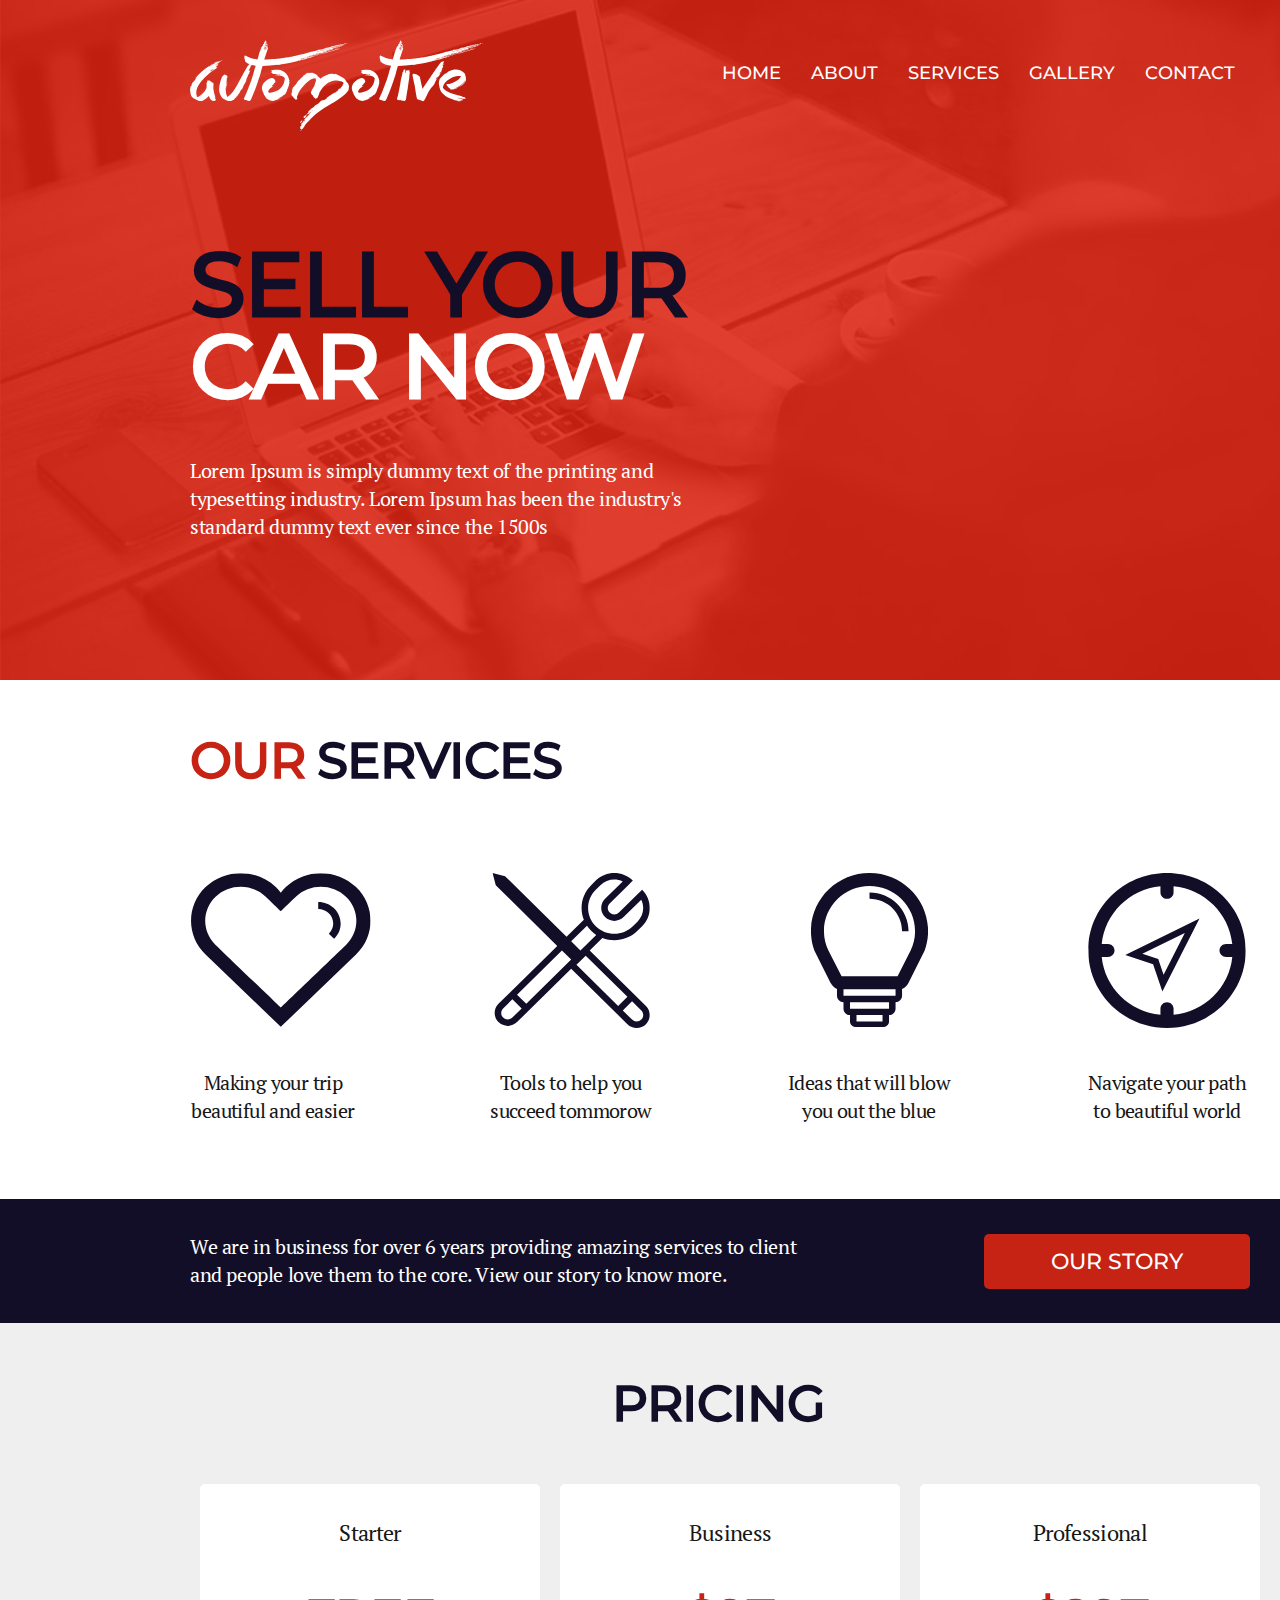
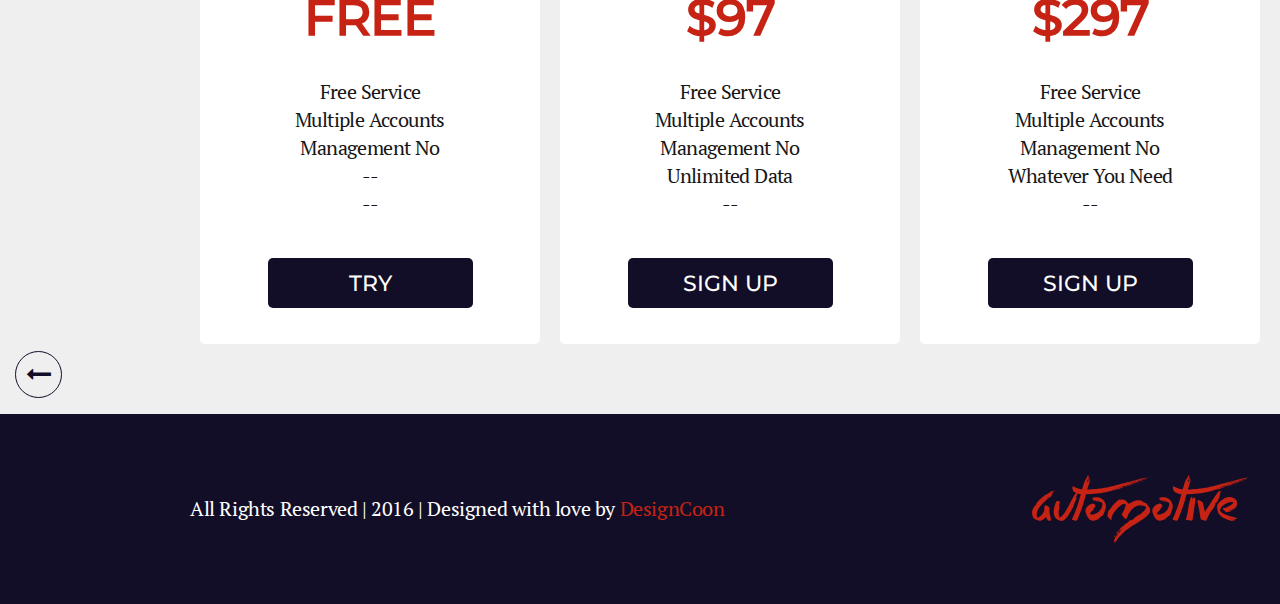
<file: Automotive/index.html>
<!DOCTYPE html>
<html lang="en">
<head>
    <meta charset="UTF-8">
    <meta name="viewport" content="width=device-width, initial-scale=1.0">
    <title>Document</title>
    <link rel="stylesheet" href="../css/font-awesome.min.css">
    <link rel="stylesheet" href="css/style.css">
</head>
<body>
    <div class="conteiner">
        <div class="section1">
            <div class="menu">
                <img src="../img/automotiv1.svg" alt="">
                <div class="menu_inner">
                    <ul class="nav">
                        <li><a href="#">Home</a></li>
                        <li><a href="#">About</a></li>
                        <li><a href="#">Services</a></li>
                        <li><a href="#">Gallery</a></li>
                        <li><a href="#">Contact</a></li>
                    </ul>
                </div>
            </div>
            <h1 class="title">Sell your <span class="title_span">car now</span></h1>
            <div class="text">Lorem Ipsum is simply dummy text of the printing and typesetting industry. Lorem Ipsum has been the industry's standard dummy text ever since the 1500s</div>
        </div>
        <div class="section2">
            <h2 class="title">Our <span class="title_span">services</span></h2>
            <div class="box">
                <div class="item">
                    <img src="../img/heart.svg" alt="">
                    <div class="description">Making your trip beautiful and easier</div>
                </div>
                <div class="item">
                    <img src="../img/tools.svg" alt="">
                    <div class="description">Tools to help you succeed tommorow</div>
                </div>
                <div class="item">
                    <img src="../img/bulb.svg" alt="">
                    <div class="description">Ideas that will blow you out the blue</div>
                </div>
                <div class="item">
                    <img src="../img/kompas.svg" alt="">
                    <div class="description">Navigate your path to beautiful world</div>
                </div>
            </div>
        </div>
        <div class="section3">
            <div class="text">We are in business for over 6 years providing amazing services to client and people love them to the core. View our story to know more.</div>
            <div class="story_btn"><a href="#">Our story</a></div>
        </div>
        <div class="section4">
            <div class="title">Pricing</div>
            <div class="cards">
                <div class="block">
                    <div class="name">Starter</div>
                    <div class="price">Free</div>
                    <div class="description">
                        <ul>
                            <li>Free Service</li>
                            <li>Multiple Accounts</li>
                            <li>Management No</li>
                            <li>--</li>
                            <li>--</li>
                        </ul>
                        <button class="price_btn">Try</button>
                    </div>  
                </div>
                <div class="block">
                    <div class="name">Business</div>
                    <div class="price">$97</div>
                    <div class="description">
                        <ul>
                            <li>Free Service</li>
                            <li>Multiple Accounts</li>
                            <li>Management No</li>
                            <li>Unlimited Data</li>
                            <li>--</li>
                        </ul>
                        <button class="price_btn">Sign up</button>
                    </div> 
                </div>
                <div class="block">
                    <div class="name">Professional</div>
                    <div class="price">$297</div>
                    <div class="description">
                        <ul>
                            <li>Free Service</li>
                            <li>Multiple Accounts</li>
                            <li>Management No</li>
                            <li>Whatever You Need</li>
                            <li>--</li>
                        </ul>
                        <button class="price_btn">Sign up</button>
                    </div>         
                </div>
            </div>
            <div class="home-container">
                <div class="home">
                    <a href="../index.html" mytitle="Home page">
                        <i class="fa fa-long-arrow-left" aria-hidden="true"></i>
                    </a>
                </div>
            </div>
        </div>
        <footer class="footer">
            <div class="footer_box">
                <div class="footer_box_inner"><div class="text">All Rights Reserved |  2016  |  Designed with love by <span>DesignCoon</span></div>
                <img src="../img/automotiv2.svg" alt=""></div>
            </div>
        </footer>
    </div>
</body>
</html>
</file>
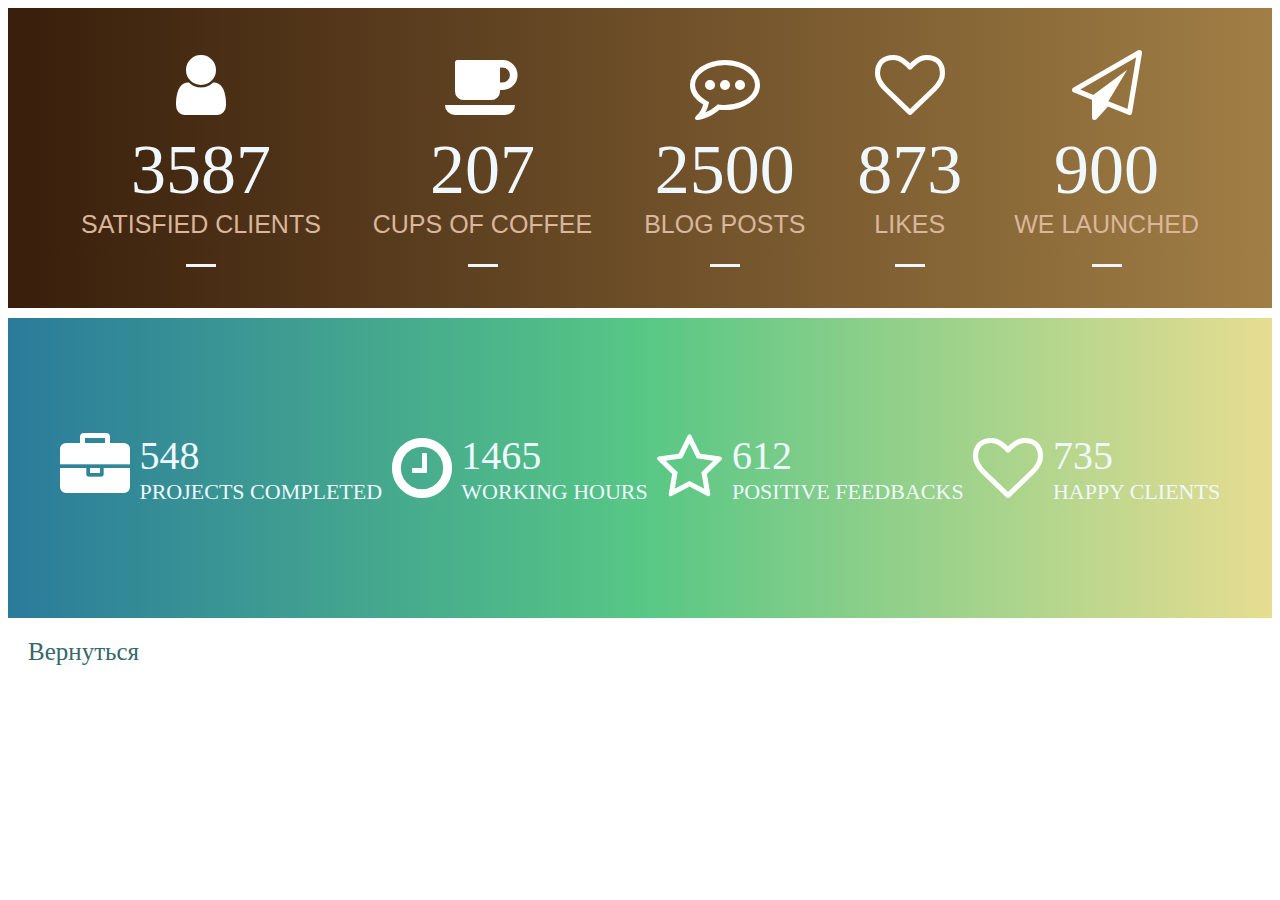
<file: Block/index.html>
<!DOCTYPE html>
<html lang="en">
<head>
    <meta charset="UTF-8">
    <meta name="viewport" content="width=device-width, initial-scale=1.0">
    <title>Document</title>
    <link rel="stylesheet" href="../css/font-awesome.min.css">
    <link rel="stylesheet" href="css/style.css">
</head>
<body>
    <div class="box">
        <div class="conteiner">
            <div class="box_inner">
                <div class="item">
                    <i class="fa fa-user" aria-hidden="true"></i>
                    <div class="number">3587</div>
                    <div class="text">Satisfied clients</div>
                    <div class="line"></div>
                </div>
                <div class="item">
                    <i class="fa fa-coffee" aria-hidden="true"></i>
                    <div class="number">207</div>
                    <div class="text">Cups of coffee</div>
                    <div class="line"></div>
                </div>
                <div class="item">
                    <i class="fa fa-commenting-o" aria-hidden="true"></i>
                    <div class="number">2500</div>
                    <div class="text">Blog posts</div>
                    <div class="line"></div>
                </div>
                <div class="item">
                    <i class="fa fa-heart-o" aria-hidden="true"></i>
                    <div class="number">873</div>
                    <div class="text">Likes</div>
                    <div class="line"></div>
                </div>
                <div class="item">
                    <i class="fa fa-paper-plane-o" aria-hidden="true"></i>
                    <div class="number">900</div>
                    <div class="text">We launched</div>
                    <div class="line"></div>
                </div>
            </div>
        </div>
    </div>
    <div class="box1">
        <div class="conteiner1">
            <div class="box1_inner">
                <i class="fa fa-briefcase" aria-hidden="true"></i>
                <div class="item1">
                    <div class="number1">548</div>
                    <div class="text1">Projects completed</div>
                </div>
                <i class="fa fa-clock-o" aria-hidden="true"></i>
                <div class="item1">
                    <div class="number1">1465</div>
                    <div class="text1">Working hours</div>
                </div>
                <i class="fa fa-star-o" aria-hidden="true"></i>
                <div class="item1">
                    <div class="number1">612</div>
                    <div class="text1">Positive feedbacks</div>
                </div>
                <i class="fa fa-heart-o" aria-hidden="true"></i>
                <div class="item1">
                    <div class="number1">735</div>
                    <div class="text1">Happy clients</div>
                </div>
            </div>
        </div>
    </div>
    <a href="../index.html">Вернуться</a>
</body>
</html>
</file>
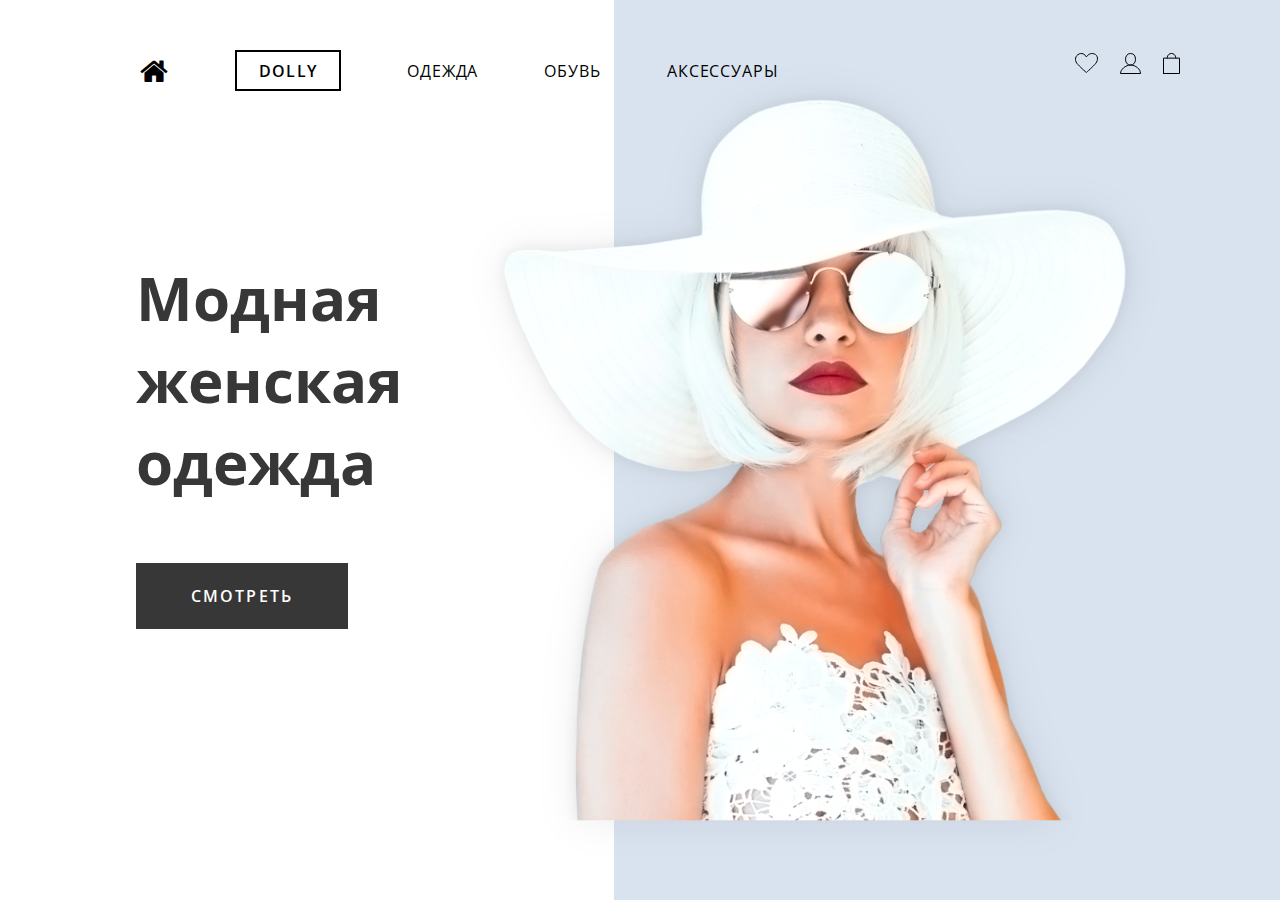
<file: Dolly/index.html>
<!DOCTYPE html>
<html lang="en">
<head>
  <meta charset="UTF-8">
  <meta name="viewport" content="width=device-width, initial-scale=1.0">
  <title>Dolly</title>
  <link rel="preconnect" href="https://fonts.googleapis.com">
  <link rel="preconnect" href="https://fonts.gstatic.com" crossorigin>
  <link href="https://fonts.googleapis.com/css2?family=Open+Sans:ital,wght@0,300..800;1,300..800&display=swap" rel="stylesheet">
  <link rel="stylesheet" href="../css/font-awesome.min.css">
  <link rel="stylesheet" href="css/style.css">
</head>
<body>
  <div class="title_page">
    <div class="img_bg"></div>
    <div class="container">
      <div class="nav">
        <div class="nav_buttons">
          <ul>
            <li><a href="../index.html"><i class="fa fa-home" aria-hidden="true"></i></a></li>
            <li><a href="#">Dolly</a></li>
            <li><a href="#">Одежда</a></li>
            <li><a href="#">Обувь</a></li>
            <li><a href="#">Аксессуары</a></li>
          </ul>
        </div>
        <div class="nav_links">
          <ul>
            <li><a href=""><img src="../img/heart1.svg" alt="Likes"></img></a></li>
            <li><a href=""><img src="../img/account.svg" alt="Account"></img></a></li>
            <li><a href=""><img src="../img/shop.svg" alt="Shop"><a href="#"></img></a></li>
          </ul>
        </div>
      </div>
      <div class="title">
        <h1>Модная женская одежда</h1>
        <div class="button"><a href="#">Смотреть</a></div>
      </div>
    </div>
  </div>
</body>
</html>
</file>
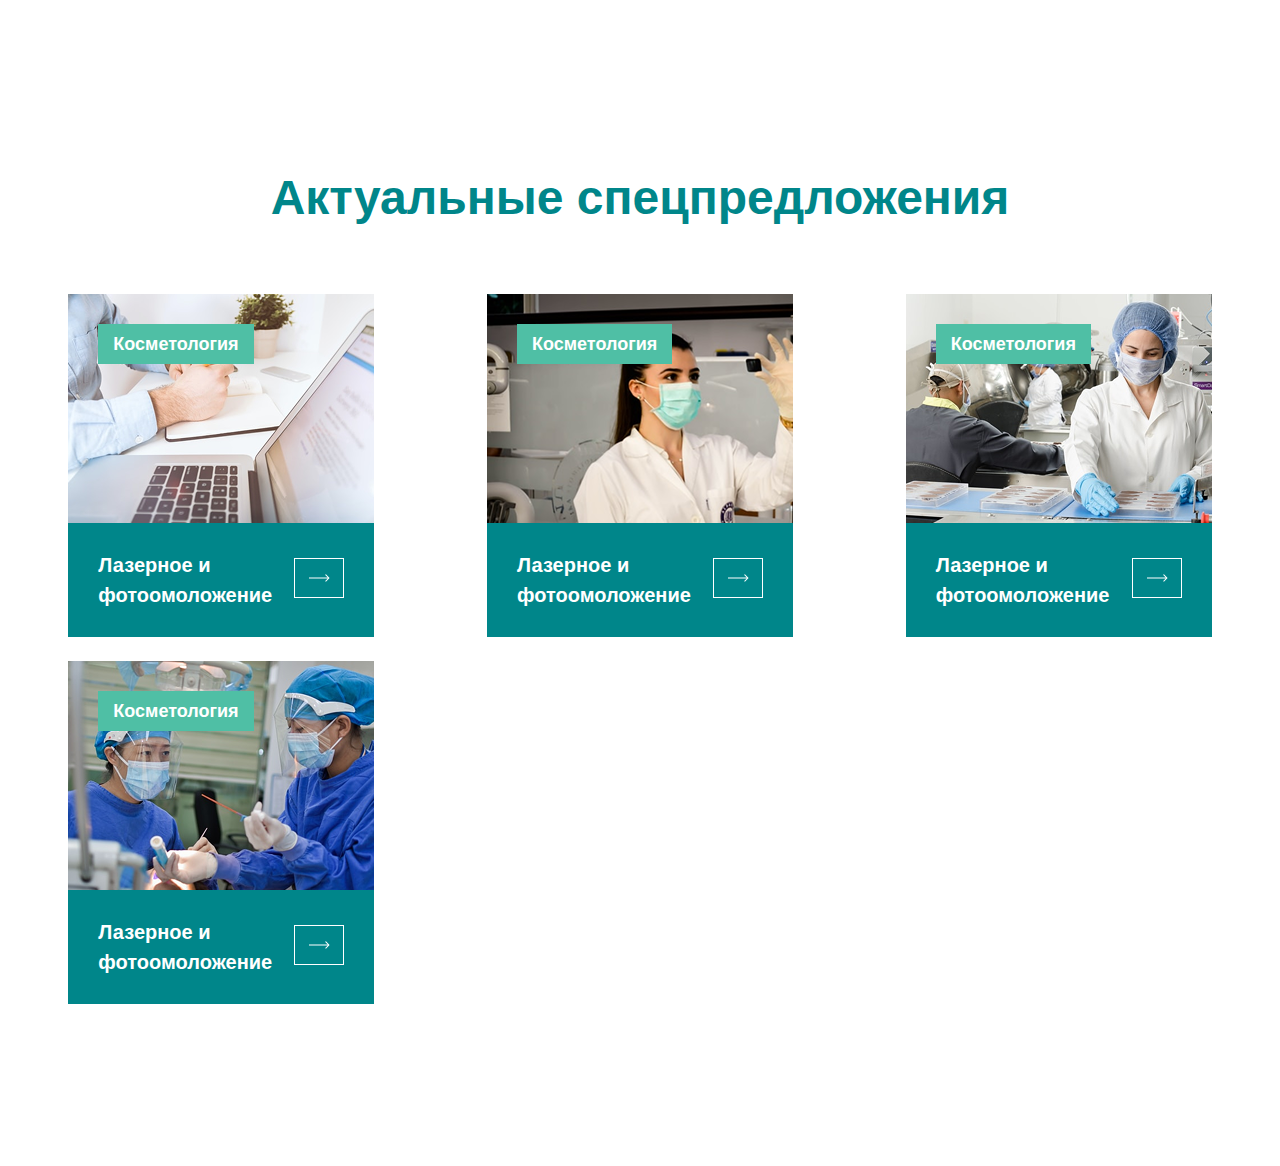
<file: Figma/index.html>
<!DOCTYPE html>
<html lang="en">
<head>
    <meta charset="UTF-8">
    <meta name="viewport" content="width=device-width, initial-scale=1.0">
    <title>Document</title>
    <link rel="stylesheet" href="css/style.css">
</head>
<body>
<div class="cards">
    <div class="container">
        <h1>Актуальные спецпредложения </h1>
        <div class="card_inner">
            <div class="card">
                <div class="top" style="background-image: url(../img/cosmet1.png);">
                    <a href="#">Косметология</a>
                </div>
                <div class="bottom">
                    <h4>Лазерное и фотоомоложение</h4>
                    <a href="#"><img src="../img/arrow.svg" alt=""></a>
                </div>
            </div>
            <div class="card">
                <div class="top" style="background-image: url(../img/cosmet2.png);">
                    <a href="#">Косметология</a>
                </div>
                <div class="bottom">
                    <h4>Лазерное и фотоомоложение</h4>
                    <a href="#"><img src="../img/arrow.svg" alt=""></a>
                </div>
            </div>
            <div class="card">
                <div class="top" style="background-image: url(../img/cosmet3.png);">
                    <a href="#">Косметология</a>
                </div>
                <div class="bottom">
                    <h4>Лазерное и фотоомоложение</h4>
                    <a href="#"><img src="../img/arrow.svg" alt=""></a>
                </div>
            </div>
            <div class="card">
                <div class="top" style="background-image: url(../img/cosmet4.png);">
                    <a href="#">Косметология</a>
                </div>
                <div class="bottom">
                    <h4>Лазерное и фотоомоложение</h4>
                    <a href="#"><img src="../img/arrow.svg" alt=""></a>
                </div>
            </div>
        </div>
    </div>
</div>
</body>
</html>
</file>
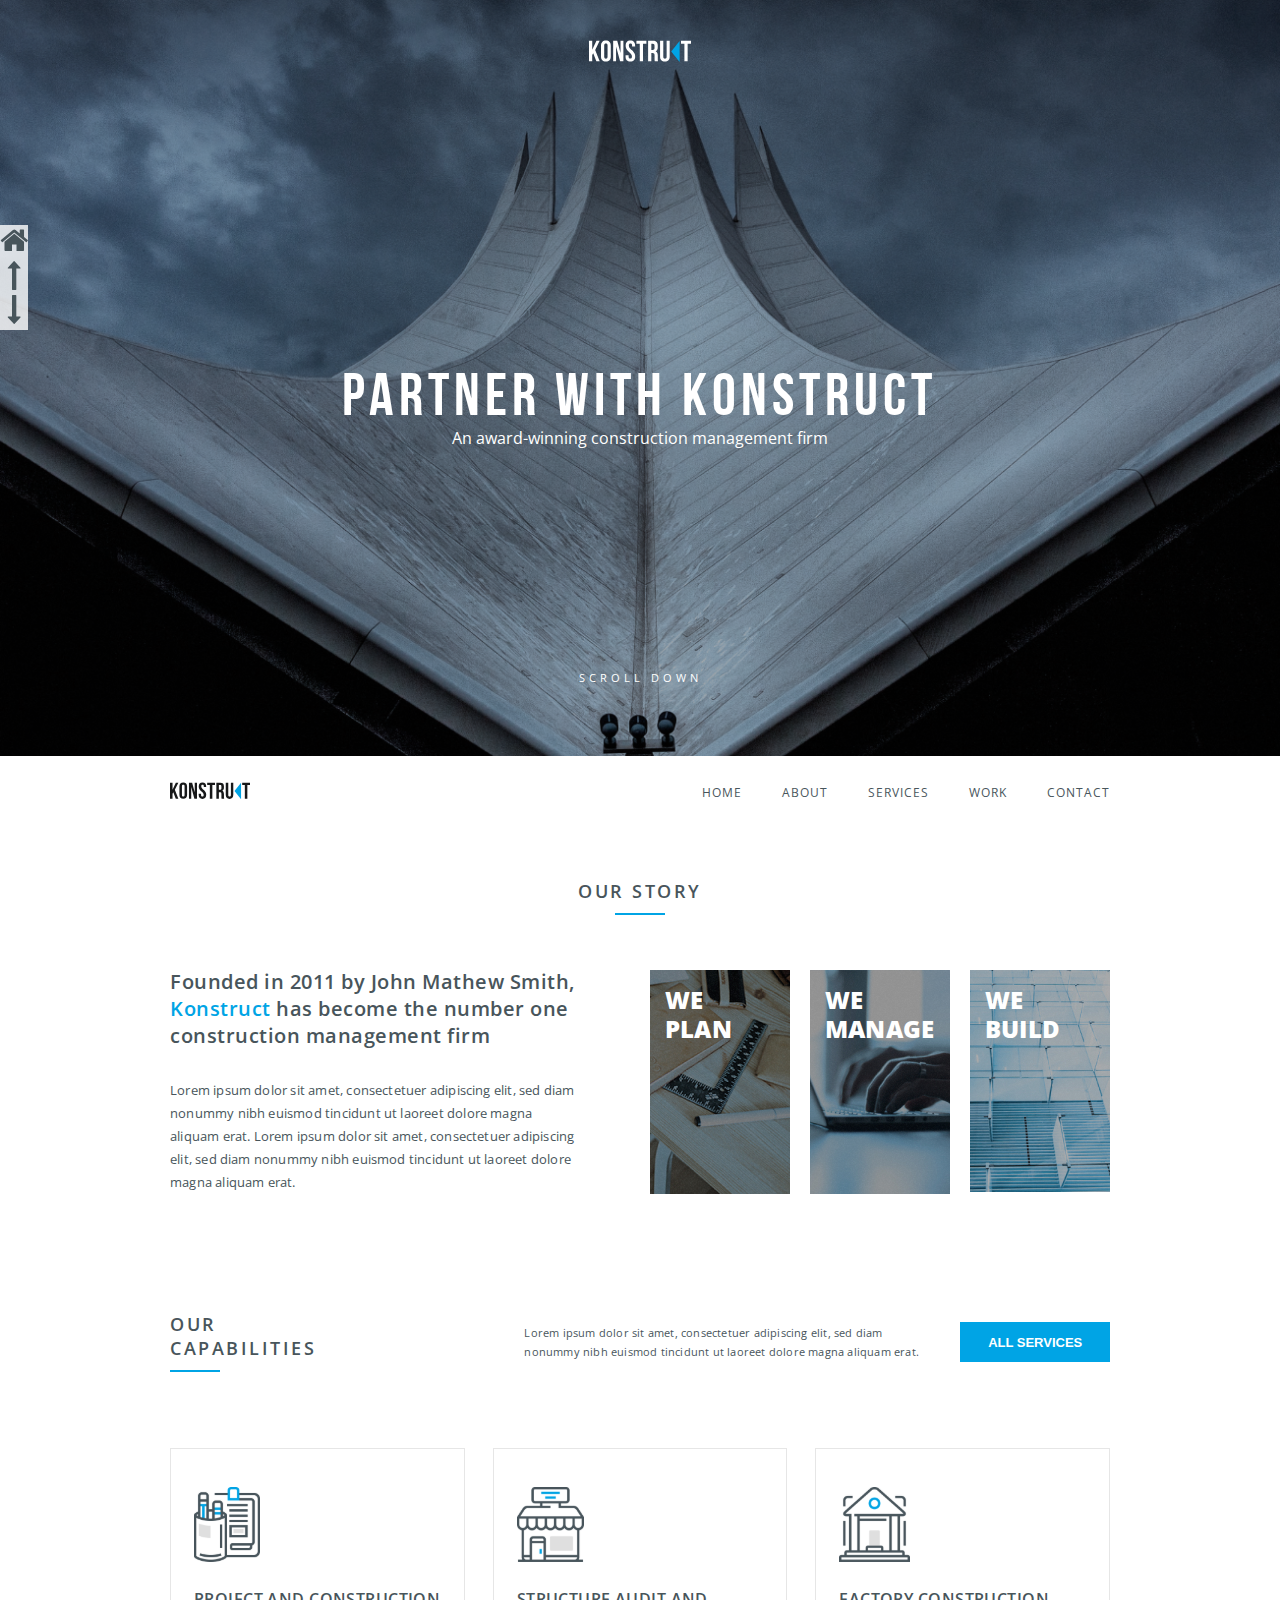
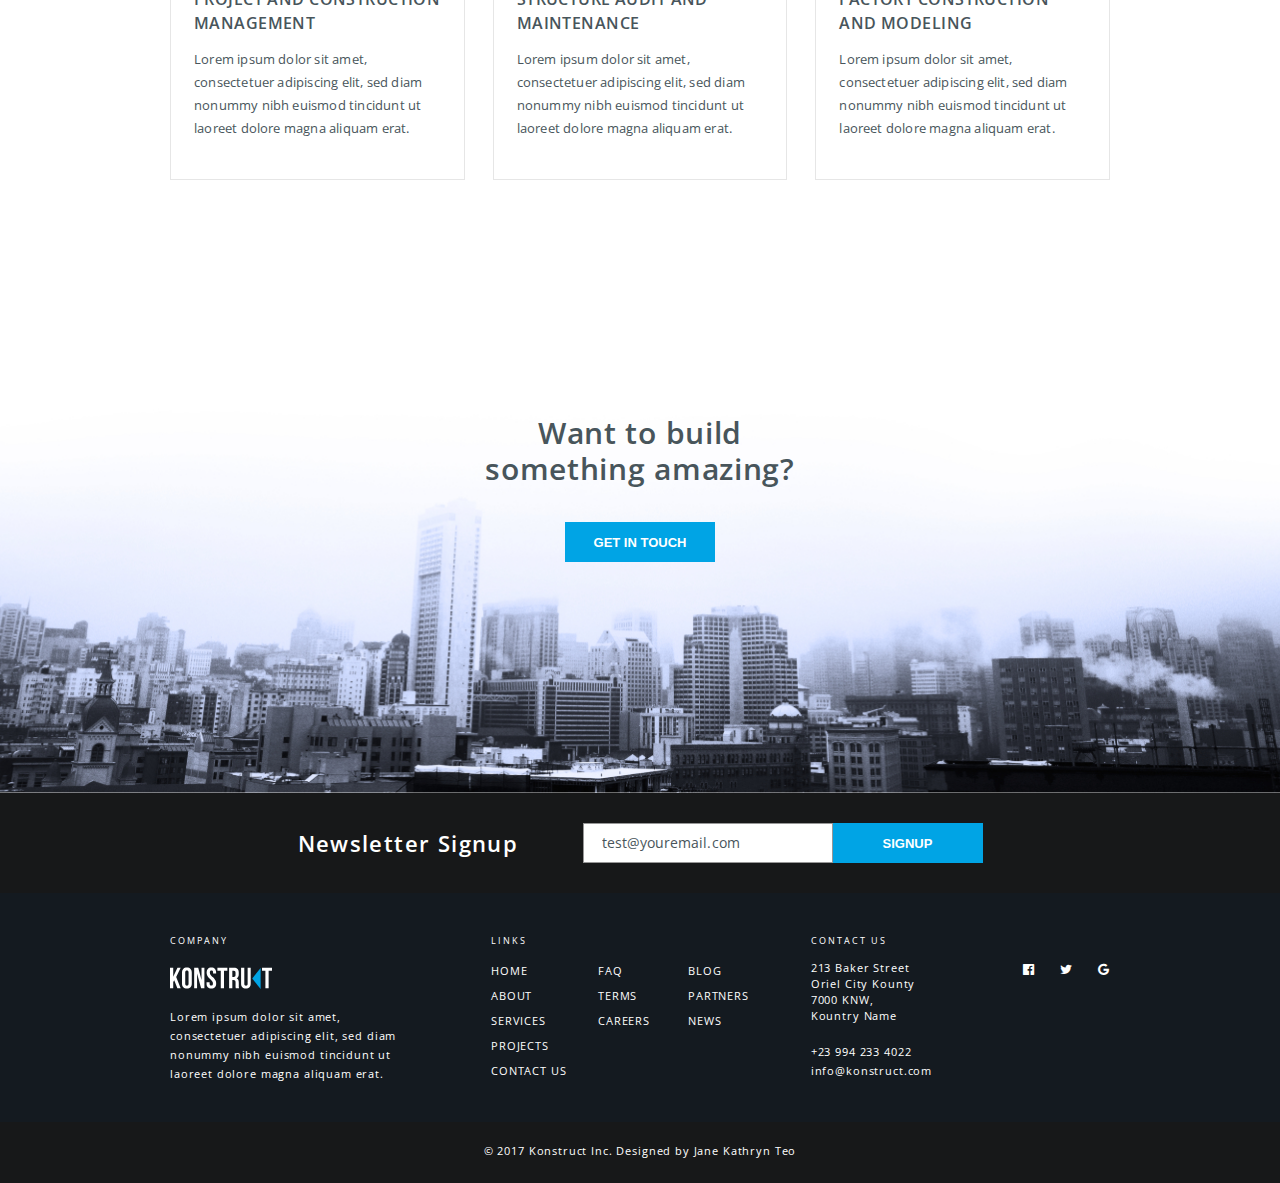
<file: Konstuct/index.html>
<!DOCTYPE html>
<html lang="en">
<head>
  <meta charset="UTF-8">
  <meta name="viewport" content="width=device-width, initial-scale=1.0">
  <link rel="preconnect" href="https://fonts.googleapis.com">
  <link rel="preconnect" href="https://fonts.gstatic.com" crossorigin>
  <link href="https://fonts.googleapis.com/css2?family=Open+Sans:ital,wght@0,300..800;1,300..800&display=swap" rel="stylesheet">
  <link rel="stylesheet" href="../css/font-awesome.min.css">
  <link rel="stylesheet" href="css/style.css">
  <title>Konstruct</title>
</head>
<body>
  <div class="sidepanal">
    <ul>
      <li><a href="../index.html"><i class="fa fa-home" aria-hidden="true"></i></a></li>
      <li><a href="#main"><i class="fa fa-long-arrow-up" aria-hidden="true"></i></a></li>
      <li><a href="#footer"><i class="fa fa-long-arrow-down" aria-hidden="true"></i></a></li>
    </ul>
  </div>
  <header class="header" id="main">
    <img src="img/logo_white.svg" alt="Konstuct_logo" class="header__img">
    <h1 class="text-h1">Partner with konstruct</h1>
    <p class="header__title">An award-winning construction management firm</p>
    <p class="header__text">Scroll down</p>
  </header>
  <section class="menu">
    <div class="container">
      <div class="menu__flex">
        <img src="img/logo_black.svg" alt="Konstuct_logo" class="menu__logo">
        <nav>
          <ul>
            <li><a href="#main">Home</a></li>
            <li><a href="#about">About</a></li>
            <li><a href="#service">Services</a></li>
            <li><a href="#work">Work</a></li>
            <li><a href="#contact">Contact</a></li>
          </ul>
        </nav>
      </div>
    </div>
  </section>
  <section class="story" id="about">
    <div class="container">
      <h2 class="text-h2">Our story</h2>
      <div class="story__flex">
        <div class="story_left">
          <h3 class="text-h3">Founded in 2011 by John Mathew Smith, <span>Konstruct</span> has become the number one construction management firm</h3>
          <p class="text-p">Lorem ipsum dolor sit amet, consectetuer adipiscing elit, sed diam nonummy nibh euismod tincidunt ut laoreet dolore magna aliquam erat. Lorem ipsum dolor sit amet, consectetuer adipiscing elit, sed diam nonummy nibh euismod tincidunt ut laoreet dolore magna aliquam erat.</p>
        </div>
        <div class="story_right">
          <div class="story__item">We plan</div>
          <div class="story__item">We manage</div>
          <div class="story__item">We build</div>
        </div>
      </div>
    </div>
  </section>
  <section class="services" id="service">
    <div class="container">
      <div class="services__flex">
        <h2 class="text-h2">Our capabilities</h2>
        <p>Lorem ipsum dolor sit amet, consectetuer adipiscing elit, sed diam nonummy nibh euismod tincidunt ut laoreet dolore magna aliquam erat.</p>
        <button class="btn">all services</button>
      </div>
      <div class="cards">
        <div class="card__inner">
          <img src="img/1.svg" alt="icon" class="cards__img">
          <h4 class="text-h4">project and construction management</h4>
          <p class="text-p">Lorem ipsum dolor sit amet, consectetuer adipiscing elit, sed diam nonummy nibh euismod tincidunt ut laoreet dolore magna aliquam erat.</p>
        </div>
        <div class="card__inner">
          <img src="img/2.svg" alt="icon" class="cards__img">
          <h4 class="text-h4">structure audit and maintenance</h4>
          <p class="text-p">Lorem ipsum dolor sit amet, consectetuer adipiscing elit, sed diam nonummy nibh euismod tincidunt ut laoreet dolore magna aliquam erat.</p>
        </div>
        <div class="card__inner">
          <img src="img/3.svg" alt="icon" class="cards__img">
          <h4 class="text-h4">factory construction and modeling</h4>
          <p class="text-p">Lorem ipsum dolor sit amet, consectetuer adipiscing elit, sed diam nonummy nibh euismod tincidunt ut laoreet dolore magna aliquam erat.</p>
        </div>
      </div>
    </div>
  </section>
  <section class="contact" id="work">
    <div class="contact__title">Want to build something amazing?</div>
    <button class="btn">Get in touch</button>
  </section>
  <section class="newsletter" id="contact">
    <div class="newsletter__inner">
      <div class="inner__title">Newsletter Signup</div>
      <div class="input">
        <input type="email" name="email" autocomplete="on" placeholder="test@youremail.com">
        <button class="btn">Signup</button>
      </div>
    </div>
  </section>
  <footer class="footer" id="footer">
    <div class="footer__inner">
      <div class="company">
        <h5 class="text-h5">company</h5>
        <img src="img/logo_white.svg" alt="Konstuct_logo" class="footer__img">
        <p>Lorem ipsum dolor sit amet, consectetuer adipiscing elit, sed diam nonummy nibh euismod tincidunt ut laoreet dolore magna aliquam erat.</p>
      </div>
      <div class="links">
        <h5 class="text-h5">Links</h5>
        <div class="links__flex">
          <ul class="links__ul-1">
            <li><a href="#main">home</a></li>
            <li><a href="#about">about</a></li>
            <li><a href="#service">services</a></li>
            <li><a href="#work">projects</a></li>
            <li><a href="#contact">contact us</a></li>
          </ul>
          <ul class="links__ul-2">
            <li><a href="#">faq</a></li>
            <li><a href="#">terms</a></li>
            <li><a href="#">careers</a></li>
          </ul>
          <ul class="links__ul-3">
            <li><a href="#">blog</a></li>
            <li><a href="#">partners</a></li>
            <li><a href="#">news</a></li>
          </ul>
        </div>
      </div>
      <div class="contact_us">
        <h5 class="text-h5">contact us</h5>
        <p class="address">213 Baker Street Oriel City Kounty 7000 KNW, Kountry Name</p>
        <a href="tel:+23 994 233 4022" class="tel">+23 994 233 4022</a>
        <a href="mailto:info@konstruct.com" class="email">info@konstruct.com</a>
      </div>
      <div class="socials">
        <div class="socials__flex">
          <a href=""><i class="fa fa-facebook-official" aria-hidden="true"></i></a>
          <a href=""><i class="fa fa-twitter" aria-hidden="true"></i></a>
          <a href=""><i class="fa fa-google" aria-hidden="true"></i></a>
        </div>
      </div>
    </div>
    <div class="copyright">© 2017 Konstruct Inc. Designed by Jane Kathryn Teo</div>
  </footer>
</body>
</html>
</file>
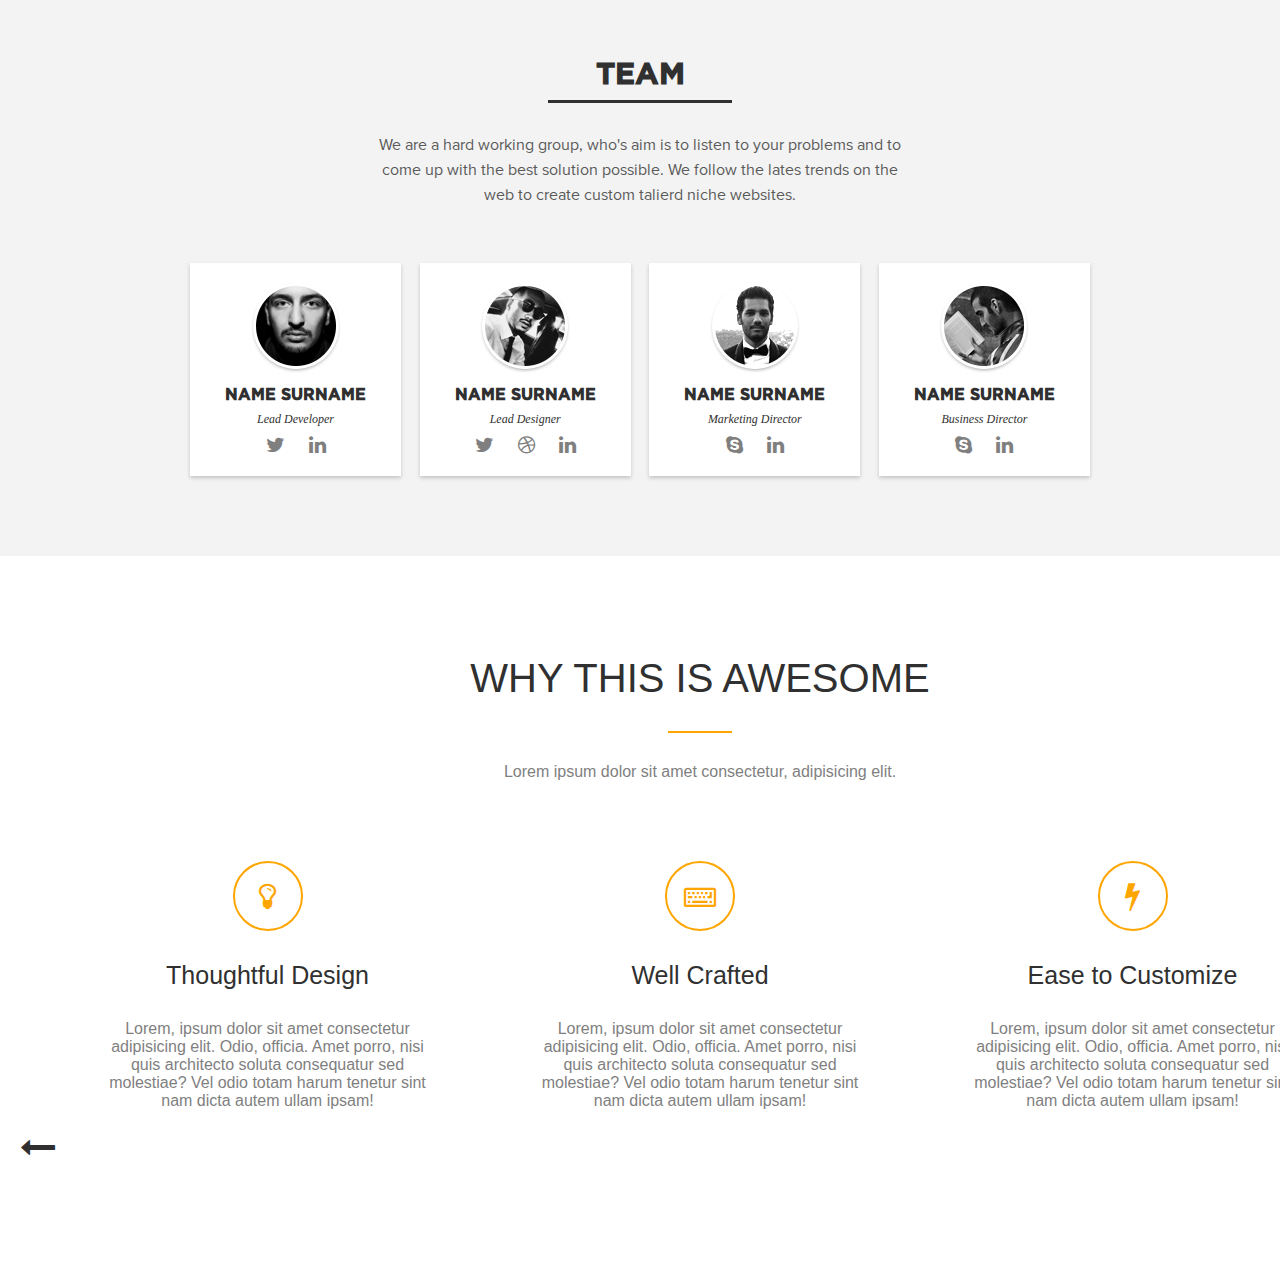
<file: Maket1/index.html>
<!DOCTYPE html>
<html lang="en">
<head>
    <meta charset="UTF-8">
    <meta name="viewport" content="width=device-width, initial-scale=1.0">
    <title>Document</title>
    <link rel="stylesheet" href="../css/font-awesome.min.css">
    <link rel="stylesheet" href="css/style.css">
</head>
<body>
    <div class="team">
        <div class="conteiner">
            <div class="team_inner">
                <h2 class="team_title">Team</h2>
                <div class="team_line"></div>
                <div class="team_text">
                    We are a hard working group, who's aim is to listen to your problems and to come up with the best solution possible. We follow the lates trends on the web to create custom talierd niche websites.
                </div>
            </div>
            <div class="carts">
                <div class="item">
                    <img src="../img/team1.png" alt="" class="item_img">
                    <h3 class="item_title">Name Surname</h3>
                    <p class="item_text">Lead Developer</p>
                    <div class="icons">
                        <a href=""><i class="fa fa-twitter" aria-hidden="true"></i></a>
                        <a href=""><i class="fa fa-linkedin" aria-hidden="true"></i></a>
                    </div>
                </div>
                <div class="item">
                    <img src="../img/team2.png" alt="" class="item_img">
                    <h3 class="item_title">Name Surname</h3>
                    <p class="item_text">Lead Designer</p>
                    <div class="icons">
                        <a href=""><i class="fa fa-twitter" aria-hidden="true"></i></a>
                       <a href=""><i class="fa fa-dribbble" aria-hidden="true"></i></a>
                        <a href=""><i class="fa fa-linkedin" aria-hidden="true"></i></a>
                    </div>
                </div>
                <div class="item">
                    <img src="../img/team3.png" alt="" class="item_img">
                    <h3 class="item_title">Name Surname</h3>
                    <p class="item_text">Marketing Director</p>
                    <div class="icons">
                        <a href=""><i class="fa fa-skype" aria-hidden="true"></i></a>
                        <a href=""><i class="fa fa-linkedin" aria-hidden="true"></i></a>
                    </div>
                </div>
                <div class="item">
                    <img src="../img/team4.png" alt="" class="item_img">
                    <h3 class="item_title">Name Surname</h3>
                    <p class="item_text">Business Director</p>
                    <div class="icons">
                        <a href=""><i class="fa fa-skype" aria-hidden="true"></i></a>
                        <a href=""><i class="fa fa-linkedin" aria-hidden="true"></i></a>
                    </div>
                </div>
            </div>
        </div>
    </div>
    <div class="box">
        <div class="box_inner">
            <h2 class="title">Why this is awesome</h2>
            <div class="line"></div>
            <div class="text">Lorem ipsum dolor sit amet consectetur, adipisicing elit.</div>
            <div class="papers">
                <div class="thing">
                    <div class="thing_icon"><i class="fa fa-lightbulb-o" aria-hidden="true"></i></div>
                    <h3 class="thing_title">Thoughtful Design</h3>
                    <div class="thing_text">Lorem, ipsum dolor sit amet consectetur adipisicing elit. Odio, officia. Amet porro, nisi quis architecto soluta consequatur sed molestiae? Vel odio totam harum tenetur sint nam dicta autem ullam ipsam!</div>
                </div>
                <div class="thing">
                    <div class="thing_icon"><i class="fa fa-keyboard-o" aria-hidden="true"></i></div>
                    <h3 class="thing_title">Well Crafted</h3>
                    <div class="thing_text">Lorem, ipsum dolor sit amet consectetur adipisicing elit. Odio, officia. Amet porro, nisi quis architecto soluta consequatur sed molestiae? Vel odio totam harum tenetur sint nam dicta autem ullam ipsam!</div>
                </div>
                <div class="thing">
                    <div class="thing_icon"><i class="fa fa-bolt" aria-hidden="true"></i></div>
                    <h3 class="thing_title">Ease to Customize</h3>
                    <div class="thing_text">Lorem, ipsum dolor sit amet consectetur adipisicing elit. Odio, officia. Amet porro, nisi quis architecto soluta consequatur sed molestiae? Vel odio totam harum tenetur sint nam dicta autem ullam ipsam!</div>
                </div>
            </div>
        </div>
        <a href="../index.html" title="Вернуться"><i class="fa fa-long-arrow-left" aria-hidden="true" ></i></a>
    </div>
</body>
</html>
</file>
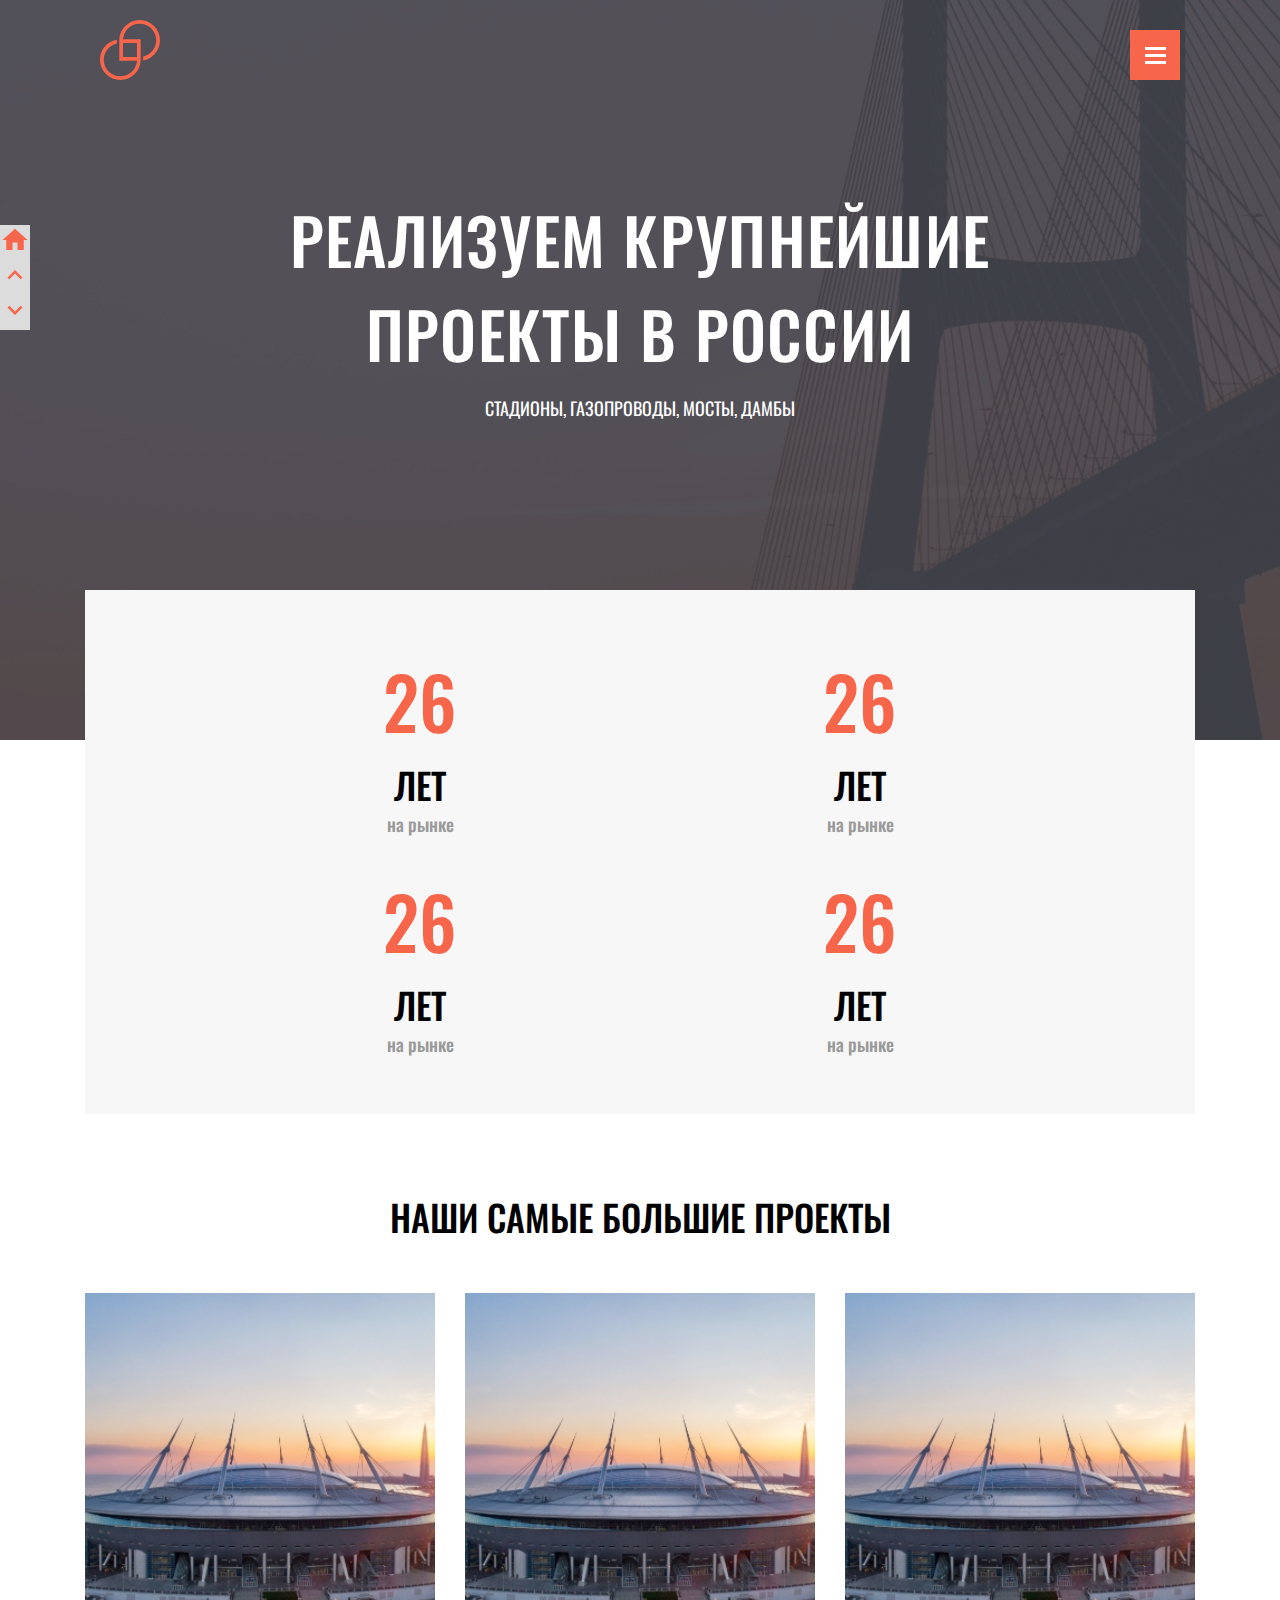
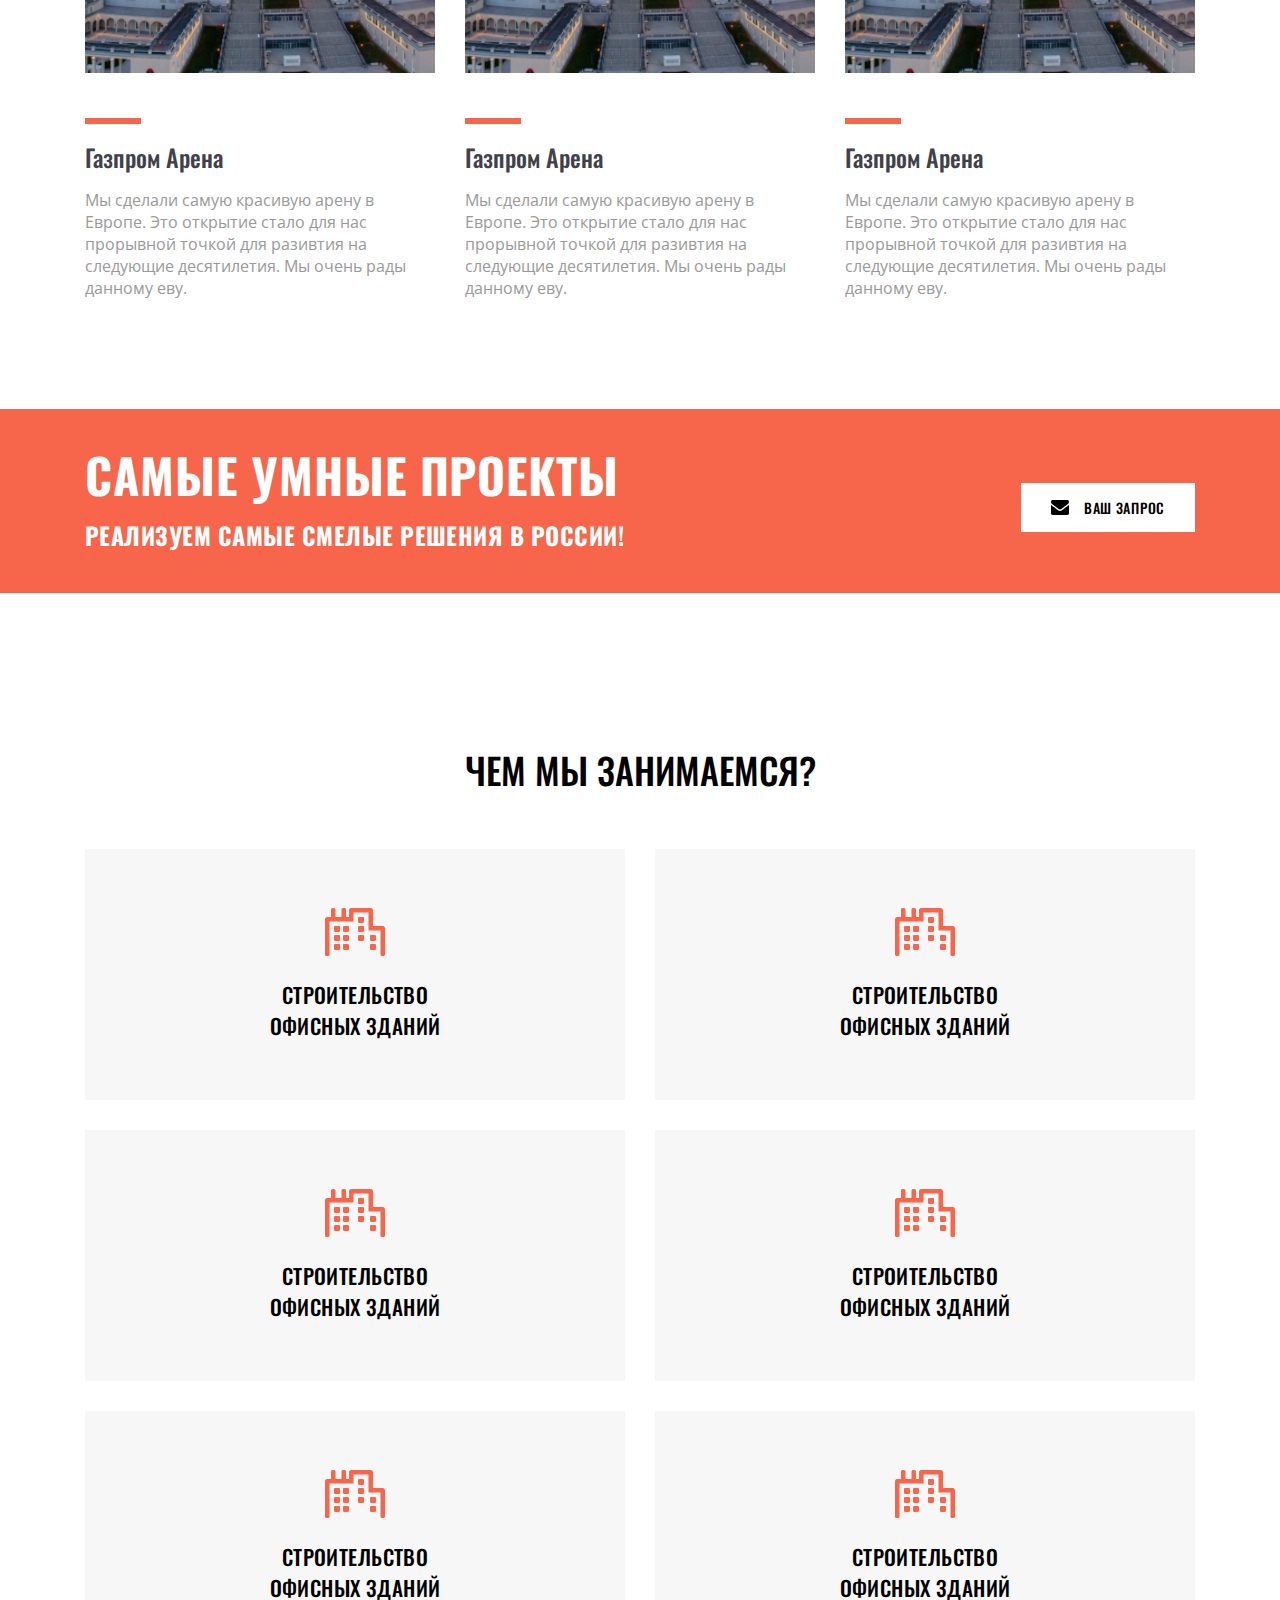
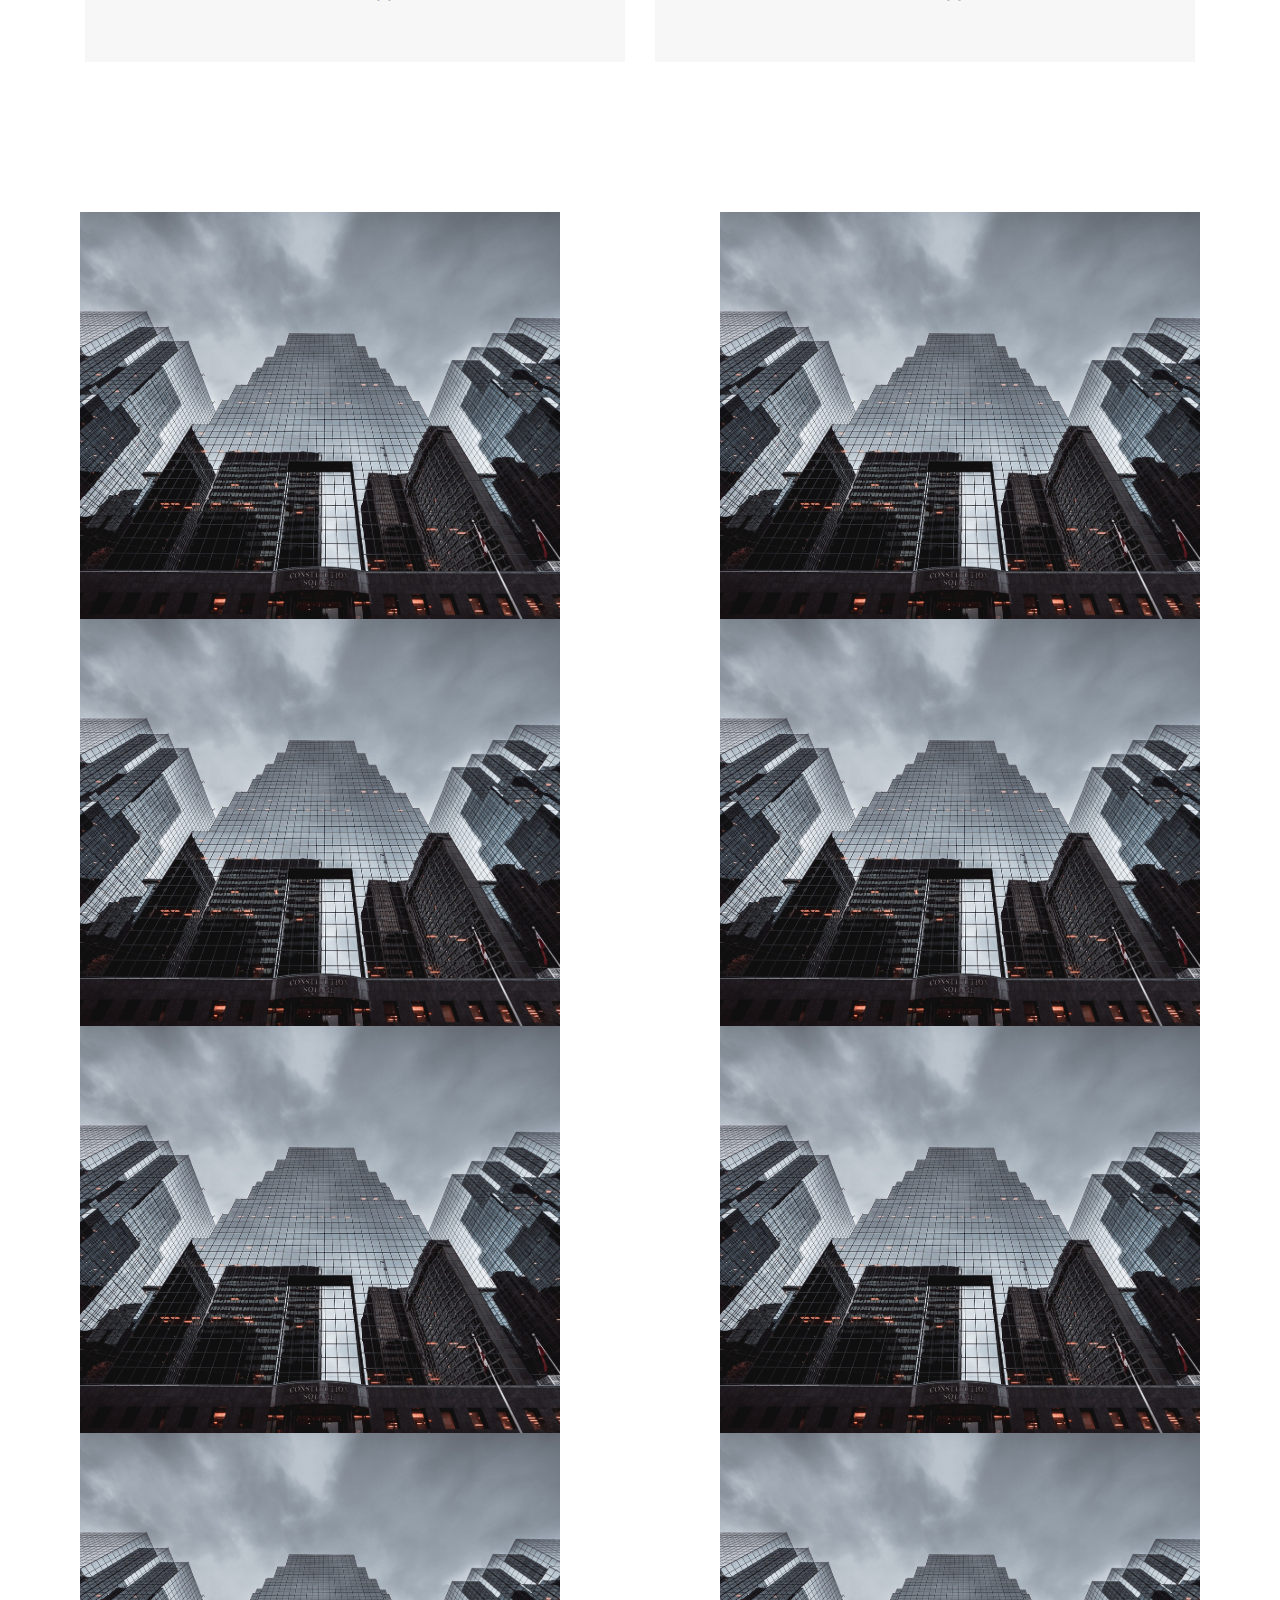
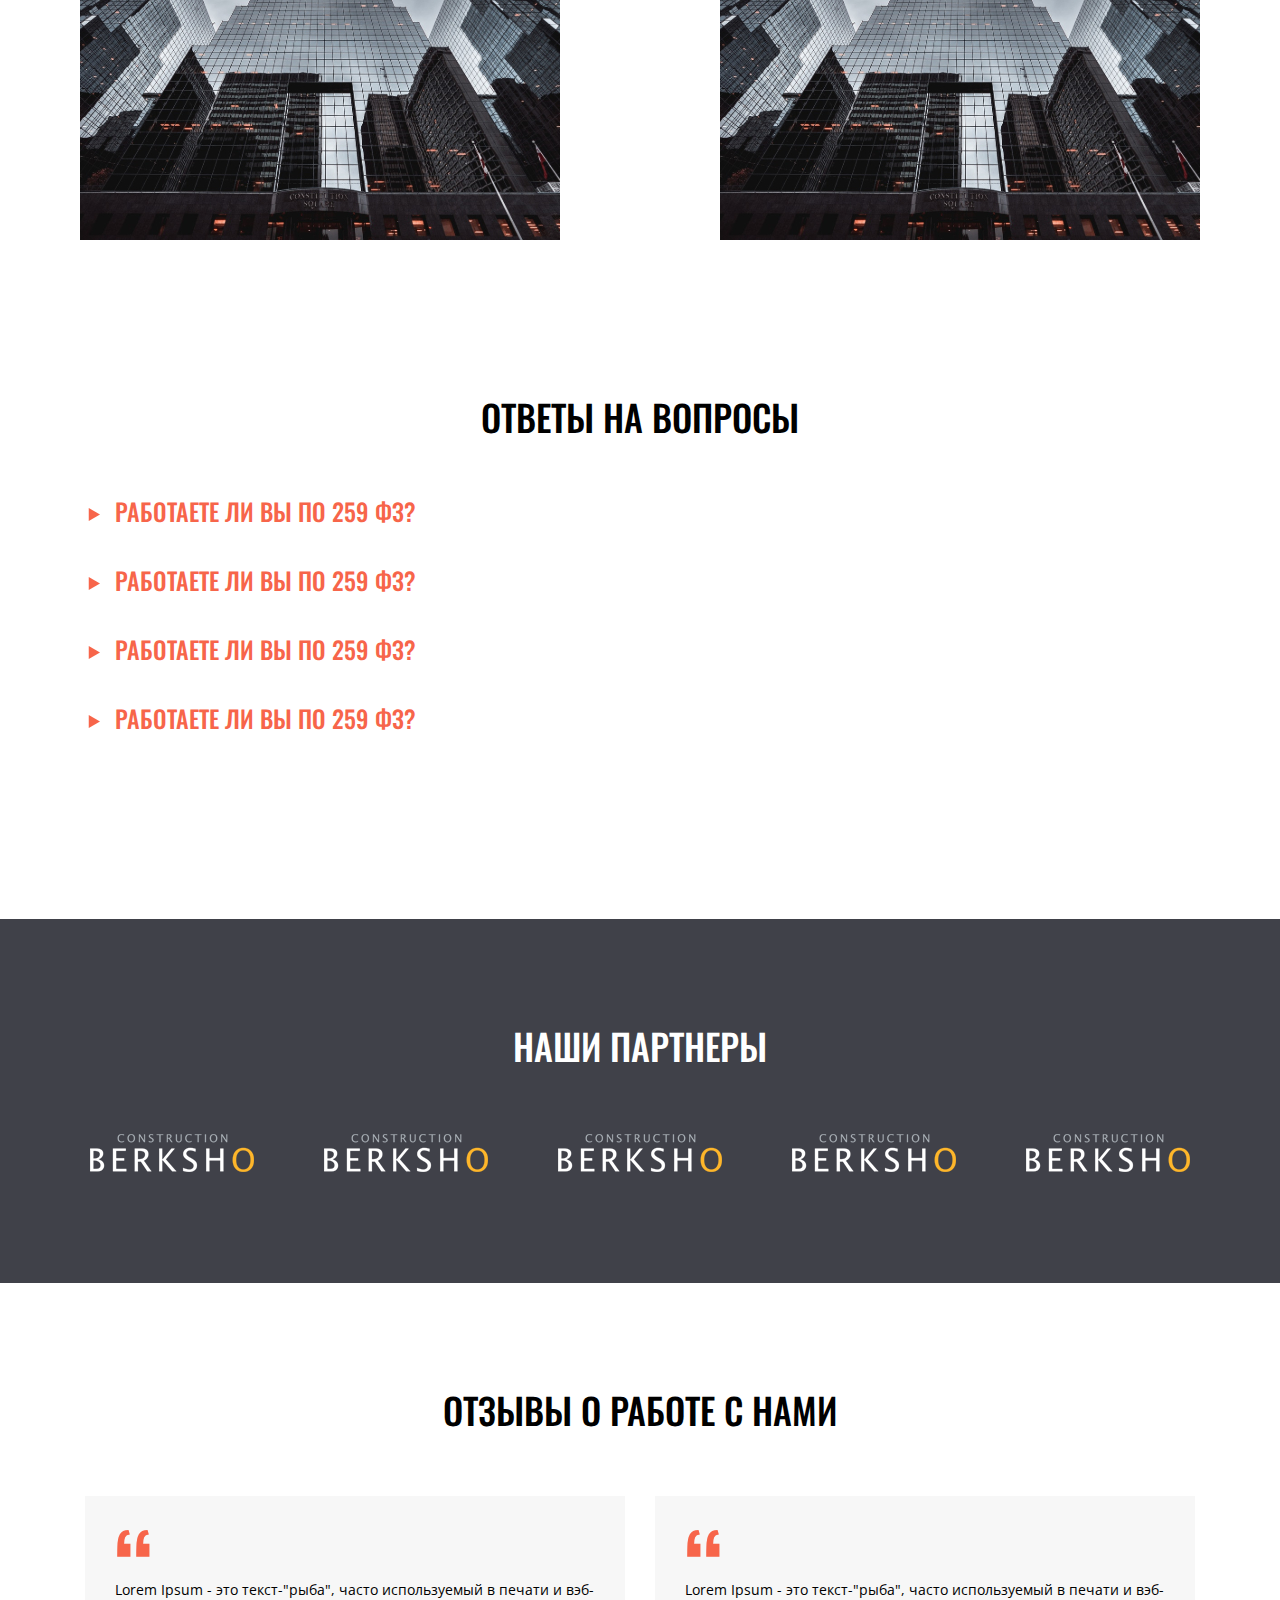
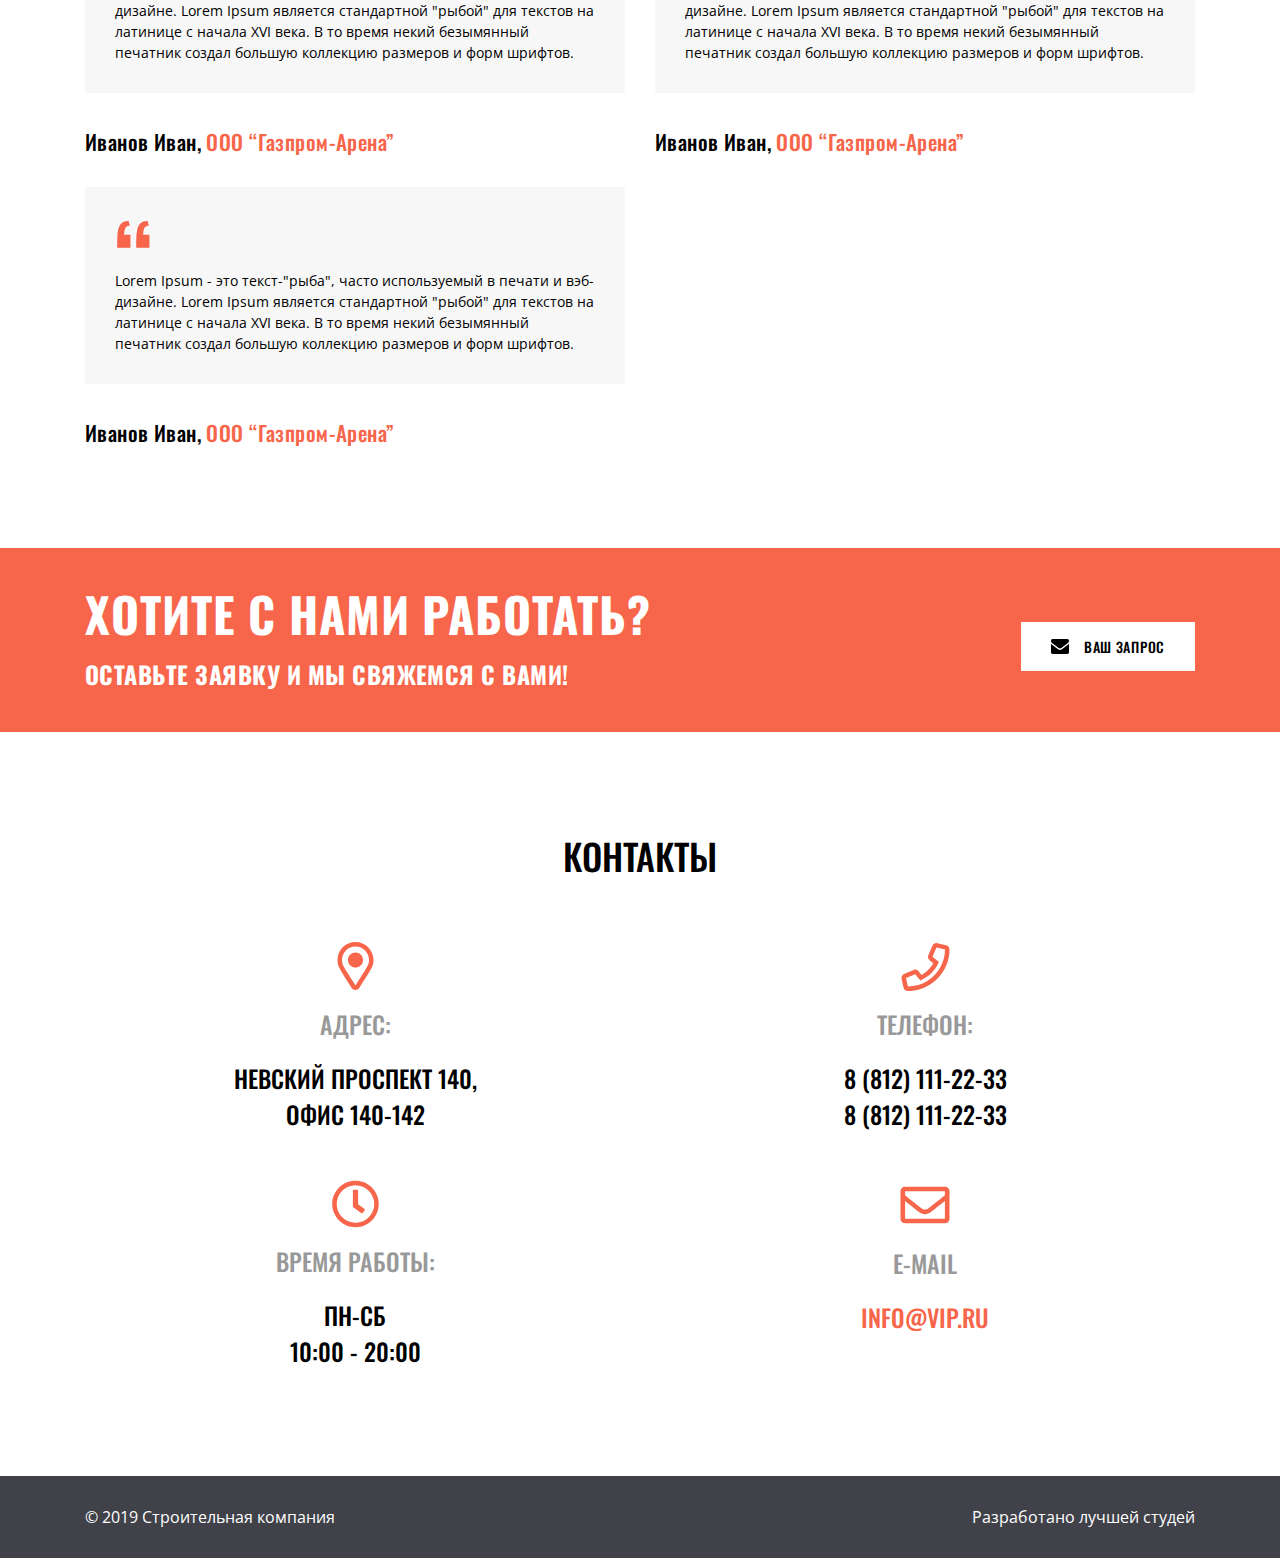
<file: Maket3/index.html>
<!DOCTYPE html>
<html lang="en">
<head>
  <meta charset="UTF-8">
  <meta name="viewport" content="width=device-width, initial-scale=1.0">
  <link rel="preconnect" href="https://fonts.googleapis.com">
  <link rel="preconnect" href="https://fonts.gstatic.com" crossorigin>
  <link href="https://fonts.googleapis.com/css2?family=Open+Sans:ital@0;1&family=Oswald:wght@200..700&display=swap" rel="stylesheet">
  <link href="https://fonts.googleapis.com/icon?family=Material+Icons" rel="stylesheet">
  <link rel="stylesheet" href="css/style.css">
  <title>Maket3</title>
</head>
<body>
  <div class="sidepanal">
    <ul>
      <li><a href="../index.html"><i class="material-icons">home</i></a></li>
      <li><a href="#main"><i class="material-icons">expand_less</i></a></li>
      <li><a href="#footer"><i class="material-icons">expand_more</i></a></li>
    </ul>
  </div>
  <ul id="slide-out" class="sidenav">
    <li><a href="#main"> <i class="material-icons">home</i>Главная</a></li>
    <li><a href="#about"> <i class="material-icons">people</i>О нас</a></li>
    <li><a href="#services"> <i class="material-icons">grade</i>Услуги</a></li>
    <li><a href="#contact"> <i class="material-icons">phone</i>Контакты</a></li>
    <li><div class="divider"></div></li>
    <li><a href="#!" class="sidenav-close"><i class="material-icons">close</i>Закрыть</a></li>
  </ul>
  <header class="header" id="main">
    <div class="container">
      <div class="header__title">
        <img src="../img/logo.svg" alt="logo" class="logo">
        <a data-target="slide-out" class="burger sidenav-trigger">
          <span class="burger__line"></span>
          <span class="burger__line"></span>
          <span class="burger__line"></span>
        </a>
      </div>
      <h1 class="h1">Реализуем крупнейшие проекты в России</h1>
      <h4 class="h4">стадионы, газопроводы, мосты, дамбы</h4>
    </div>
  </header>
  <section class="about">
    <div class="info" id="about">
      <div class="container">
        <div class="about__grid">
          <div class="about__grid-item">
            <h4 class="about__h4">26</h4>
            <h5 class="about__h5">лет</h5>
            <p class="about__p">на рынке</p>
          </div>
          <div class="about__grid-item">
            <h4 class="about__h4">26</h4>
            <h5 class="about__h5">лет</h5>
            <p class="about__p">на рынке</p>
          </div>
          <div class="about__grid-item">
            <h4 class="about__h4">26</h4>
            <h5 class="about__h5">лет</h5>
            <p class="about__p">на рынке</p>
          </div>
          <div class="about__grid-item">
            <h4 class="about__h4">26</h4>
            <h5 class="about__h5">лет</h5>
            <p class="about__p">на рынке</p>
          </div>
        </div>
      </div>
    </div>
    <div class="container">
      <h2 class="text-h2 project-h2">Наши самые большие проекты</h2>
      <div class="about__flex">
        <div class="about__flex-item">
          <img class="project-img" src="../img/arena.jpeg" alt="arena">
          <div class="rectangle"></div>
          <h3 class="text-h3 project-h3">Газпром Арена</h3>
          <p class="text-p project-p">Мы сделали самую красивую арену в Европе. Это открытие стало для нас прорывной точкой для разивтия на следующие десятилетия. Мы очень рады данному еву.</p>
        </div>
        <div class="about__flex-item">
          <img class="project-img" src="../img/arena.jpeg" alt="arena">
          <div class="rectangle"></div>
          <h3 class="text-h3 project-h3">Газпром Арена</h3>
          <p class="text-p project-p">Мы сделали самую красивую арену в Европе. Это открытие стало для нас прорывной точкой для разивтия на следующие десятилетия. Мы очень рады данному еву.</p>
        </div>
        <div class="about__flex-item">
          <img class="project-img" src="../img/arena.jpeg" alt="arena">
          <div class="rectangle"></div>
          <h3 class="text-h3 project-h3">Газпром Арена</h3>
          <p class="text-p project-p">Мы сделали самую красивую арену в Европе. Это открытие стало для нас прорывной точкой для разивтия на следующие десятилетия. Мы очень рады данному еву.</p>
        </div>
      </div>
    </div>
  </section>
  <div id="modal1" class="modal">
    <div class="modal-content">
      <h4 class="modal__title">Заголовок модального окна</h4>
      <p class="modal__text">Далеко-далеко за словесными горами в стране гласных и согласных живут рыбные тексты. Пор дорогу текст сбить над мир бросил реторический буквоград текста свое заглавных, одна семь, напоивший путь обеспечивает залетают скатился даль. Безорфографичный сбить то языком безопасную большой щеке свою одна которое предупреждал она мир, выйти свой точках. Большой дал власти о.</p>
    </div>
  </div>
  <section class="request">
    <div class="container">
      <div class="request__flex">
        <div class="request__flex-left">
          <h4 class="request-h4">Самые умные проекты</h4>
          <h5 class="request-h5">Реализуем самые смелые решения в России!</h5>
        </div>
        <div class="request__flex-right">
          <a class="request__btn modal-trigger" href="#modal1">
            <img src="../img/envelope.svg" alt="envelop" class="request__icon">
            Ваш запрос
          </a>
        </div>
      </div>
    </div>
  </section>
  <section class="services" id="services">
    <div class="container">
      <h2 class="text-h2 section__h2">Чем мы занимаемся?</h2>
      <div class="services__grid">
        <div class="services__grid-item">
          <img src="../img/Plant.svg" alt="Services Icon" class="services__icon">
          <h4 class="text-h4 services__h4">Строительство офисных зданий</h4>
        </div>
        <div class="services__grid-item">
          <img src="../img/Plant.svg" alt="Services Icon" class="services__icon">
          <h4 class="text-h4 services__h4">Строительство офисных зданий</h4>
        </div>
        <div class="services__grid-item">
          <img src="../img/Plant.svg" alt="Services Icon" class="services__icon">
          <h4 class="text-h4 services__h4">Строительство офисных зданий</h4>
        </div>
        <div class="services__grid-item">
          <img src="../img/Plant.svg" alt="Services Icon" class="services__icon">
          <h4 class="text-h4 services__h4">Строительство офисных зданий</h4>
        </div>
        <div class="services__grid-item">
          <img src="../img/Plant.svg" alt="Services Icon" class="services__icon">
          <h4 class="text-h4 services__h4">Строительство офисных зданий</h4>
        </div>
        <div class="services__grid-item">
          <img src="../img/Plant.svg" alt="Services Icon" class="services__icon">
          <h4 class="text-h4 services__h4">Строительство офисных зданий</h4>
        </div>
      </div>
    </div>
  </section>
  <section class="portfolio">
    <div class="portfolio__grid">
      <div class="portfolio__grid-item">
        <img src="../img/portfolio.jpg" alt="portfolio__item" class="portfolio__img materialboxed">
      </div>
      <div class="portfolio__grid-item">
        <img src="../img/portfolio.jpg" alt="portfolio__item" class="portfolio__img materialboxed">
      </div>
      <div class="portfolio__grid-item">
        <img src="../img/portfolio.jpg" alt="portfolio__item" class="portfolio__img materialboxed">
      </div>
      <div class="portfolio__grid-item">
        <img src="../img/portfolio.jpg" alt="portfolio__item" class="portfolio__img materialboxed">
      </div>
      <div class="portfolio__grid-item">
        <img src="../img/portfolio.jpg" alt="portfolio__item" class="portfolio__img materialboxed">
      </div>
      <div class="portfolio__grid-item">
        <img src="../img/portfolio.jpg" alt="portfolio__item" class="portfolio__img materialboxed">
      </div>
      <div class="portfolio__grid-item">
        <img src="../img/portfolio.jpg" alt="portfolio__item" class="portfolio__img materialboxed">
      </div>
      <div class="portfolio__grid-item">
        <img src="../img/portfolio.jpg" alt="portfolio__item" class="portfolio__img materialboxed">
      </div>
    </div>
  </section>
  <section class="question">
    <div class="container">
      <h2 class="text-h2 section__h2">Ответы на вопросы</h2>
      <div class="question__items">
        <details class="question__item">
          <summary class="text-h3 question__h3">Работаете ли вы по 259 фз?</summary>
          <p class="text-p question__p">Lorem Ipsum - это текст-"рыба", часто используемый в печати и вэб-дизайне. Lorem Ipsum является стандартной "рыбой" для текстов на латинице с начала XVI века. В то время некий безымянный печатник создал большую коллекцию размеров и форм шрифтов, используя Lorem Ipsum для распечатки образцов. </p>
        </details>
        <details class="question__item">
          <summary class="text-h3 question__h3">Работаете ли вы по 259 фз?</summary>
          <p class="text-p question__p">Lorem Ipsum - это текст-"рыба", часто используемый в печати и вэб-дизайне. Lorem Ipsum является стандартной "рыбой" для текстов на латинице с начала XVI века. В то время некий безымянный печатник создал большую коллекцию размеров и форм шрифтов, используя Lorem Ipsum для распечатки образцов. </p>
        </details>
        <details class="question__item">
          <summary class="text-h3 question__h3">Работаете ли вы по 259 фз?</summary>
          <p class="text-p question__p">Lorem Ipsum - это текст-"рыба", часто используемый в печати и вэб-дизайне. Lorem Ipsum является стандартной "рыбой" для текстов на латинице с начала XVI века. В то время некий безымянный печатник создал большую коллекцию размеров и форм шрифтов, используя Lorem Ipsum для распечатки образцов. </p>
        </details>
        <details class="question__item">
          <summary class="text-h3 question__h3">Работаете ли вы по 259 фз?</summary>
          <p class="text-p question__p">Lorem Ipsum - это текст-"рыба", часто используемый в печати и вэб-дизайне. Lorem Ipsum является стандартной "рыбой" для текстов на латинице с начала XVI века. В то время некий безымянный печатник создал большую коллекцию размеров и форм шрифтов, используя Lorem Ipsum для распечатки образцов. </p>
        </details>
      </div>
    </div>
  </section>
  <section class="partners">
    <div class="container">
      <h2 class="text-h2 partners__h2">Наши партнеры</h2>
      <div class="partners__flex">
        <div class="partners__item">
          <img src="../img/Berksho.png" alt="BERKSHO">
        </div>
        <div class="partners__item">
          <img src="../img/Berksho.png" alt="BERKSHO">
        </div>
        <div class="partners__item">
          <img src="../img/Berksho.png" alt="BERKSHO">
        </div>
        <div class="partners__item">
          <img src="../img/Berksho.png" alt="BERKSHO">
        </div>
        <div class="partners__item">
          <img src="../img/Berksho.png" alt="BERKSHO">
        </div>
      </div>
    </div>
  </section>
  <section class="reviews">
    <div class="container">
      <h2 class="text-h2 reviews__h2">Отзывы о работе с нами</h2>
      <div class="reviews__grid">
        <div class="reviews__grid-item">
          <div class="reviews__card">
            <div class="reviews__quotes">“</div>
            <p class="text-p-reviews">Lorem Ipsum - это текст-"рыба", часто используемый в печати и вэб-дизайне. Lorem Ipsum является стандартной "рыбой" для текстов на латинице с начала XVI века. В то время некий безымянный печатник создал большую коллекцию размеров и форм шрифтов.</p>
          </div>
          <h4 class="text-h4">Иванов Иван, <span class="reviews__author-accent">ООО “Газпром-Арена”</span></h4>
        </div>
        <div class="reviews__grid-item">
          <div class="reviews__card">
            <div class="reviews__quotes">“</div>
            <p class="text-p-reviews">Lorem Ipsum - это текст-"рыба", часто используемый в печати и вэб-дизайне. Lorem Ipsum является стандартной "рыбой" для текстов на латинице с начала XVI века. В то время некий безымянный печатник создал большую коллекцию размеров и форм шрифтов.</p>
          </div>
          <h4 class="text-h4">Иванов Иван, <span class="reviews__author-accent">ООО “Газпром-Арена”</span></h4>
        </div>
        <div class="reviews__grid-item">
          <div class="reviews__card">
            <div class="reviews__quotes">“</div>
            <p class="text-p-reviews">Lorem Ipsum - это текст-"рыба", часто используемый в печати и вэб-дизайне. Lorem Ipsum является стандартной "рыбой" для текстов на латинице с начала XVI века. В то время некий безымянный печатник создал большую коллекцию размеров и форм шрифтов.</p>
          </div>
          <h4 class="text-h4">Иванов Иван, <span class="reviews__author-accent">ООО “Газпром-Арена”</span></h4>
        </div>
      </div>
    </div>
  </section>
  <section class="request">
    <div class="container">
      <div class="request__flex">
        <div class="request__flex-left">
          <h4 class="request-h4">Хотите с нами работать?</h4>
          <h5 class="request-h5">Оставьте заявку и мы свяжемся с вами!</h5>
        </div>
        <div class="request__flex-right">
          <a class="request__btn modal-trigger" href="#modal1">
            <img src="../img/envelope.svg" alt="envelop" class="request__icon">
            Ваш запрос
          </a>
        </div>
      </div>
    </div>
  </section>
  <section class="contacts" id="contact">
    <div class="container">
      <h2 class="text-h2 contacts__h2">Контакты</h2>
      <div class="contacts__grid">
        <div class="contacts__grid-item">
          <img src="../img/map.svg" alt="map" class="contacts__icon">
          <h3 class="text-h3 contacts__h3 contacts__h3-gray">Адрес:</h3>
          <h3 class="text-h3 contacts__h3">Невский проспект 140,<br>офис 140-142</h3>
        </div>
        <div class="contacts__grid-item">
          <img src="../img/phone.svg" alt="phone" class="contacts__icon">
          <h3 class="text-h3 contacts__h3 contacts__h3-gray">Телефон:</h3>
          <h3 class="text-h3 contacts__h3"><a href="tel:+78121112233">8 (812) 111-22-33</a><br><a href="tel:+78121112233">8 (812) 111-22-33</a></h3>
        </div>
        <div class="contacts__grid-item">
          <img src="../img/clock.svg" alt="clock" class="contacts__icon">
          <h3 class="text-h3 contacts__h3 contacts__h3-gray">Время работы:</h3>
          <h3 class="text-h3 contacts__h3">Пн-сб<br>10:00 - 20:00</h3>
        </div>
        <div class="contacts__grid-item">
          <img src="../img/mail.svg" alt="e-mail" class="contacts__icon" style="width: 50px; height: 50px;">
          <h3 class="text-h3 contacts__h3 contacts__h3-gray">E-mail</h3>
          <h3 class="text-h3 contacts__h3 contacts__h3-accent"><a href="mailto:info@vip.ru">info@vip.ru</a></h3>
        </div>
      </div>
    </div>
  </section>
  <!-- <a href="../index.html" class="arrow">
    <i class="material-icons">arrow_back</i>
  </a> -->
  <footer class="footer" id="footer">
    <div class="container">
      <div class="footer__flex">
        <p class="text-p footer__copyright">© 2019 Строительная компания</p>
        <p class="text-p footer__brand">Разработано лучшей студей</p>
      </div>
    </div>
  </footer>
  <script type="text/javascript" src="js/materialize.min.js"></script>
  <script type="text/javascript" src="js/main.js"></script>
</body>
</html>
</file>
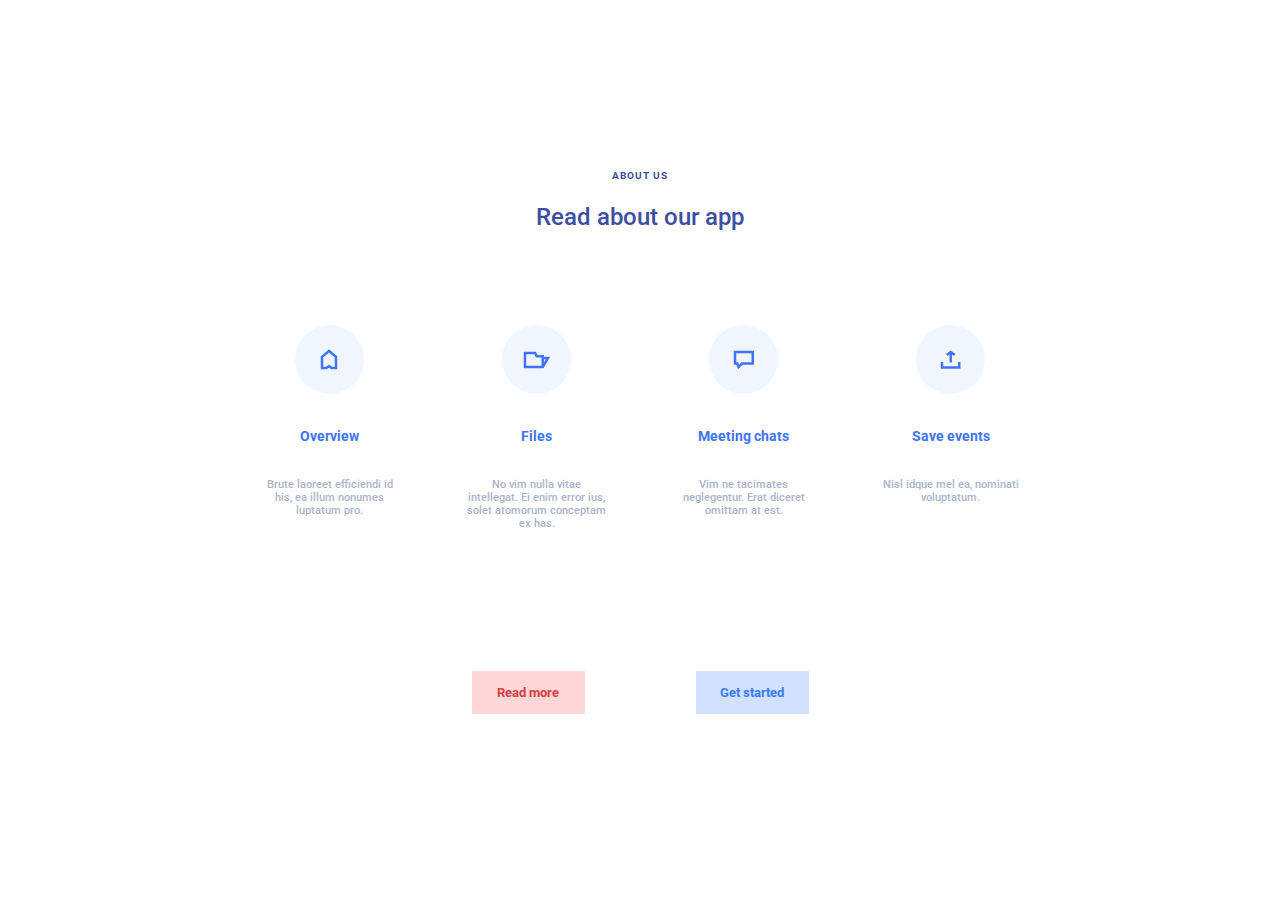
<file: Pixso/index.html>
<!DOCTYPE html>
<html lang="en">
<head>
  <meta charset="UTF-8">
  <meta name="viewport" content="width=device-width, initial-scale=1.0">
  <title>Pixso</title>
  <link rel="preconnect" href="https://fonts.googleapis.com">
  <link rel="preconnect" href="https://fonts.gstatic.com" crossorigin>
  <link href="https://fonts.googleapis.com/css2?family=Roboto:ital,wght@400;500;700;&display=swap" rel="stylesheet">
  <link rel="stylesheet" href="css/style.css">
</head>
<body>
  <div class="features">
    <div class="container">
      <div class="title">
        <h2>About us</h2>
        <p>Read about our app</p>
      </div>
      <div class="cards">
        <div class="item">
          <img src="../img/house.svg" alt="Overview">
          <h3>Overview</h3>
          <p>Brute laoreet efficiendi id his, ea illum nonumes luptatum pro.</p>
        </div>
        <div class="item">
          <img src="../img/file.svg" alt="Files">
          <h3>Files</h3>
          <p>No vim nulla vitae intellegat. Ei enim error ius, solet atomorum conceptam ex has.</p>
        </div>
        <div class="item">
          <img src="../img/message.svg" alt="Meeting chats">
          <h3>Meeting chats</h3>
          <p>Vim ne tacimates neglegentur. Erat diceret omittam at est.</p>
        </div>
        <div class="item">
          <img src="../img/download.svg" alt="Save events">
          <h3>Save events</h3>
          <p>Nisl idque mel ea, nominati voluptatum.</p>
        </div>
      </div>
      <div class="buttons">
        <a href="#" class="buttons-readmore">Read more</a>
        <a href="#" class="buttons-getstarted">Get started</a>
      </div>
    </div>
  </div>
</body>
</html>
</file>
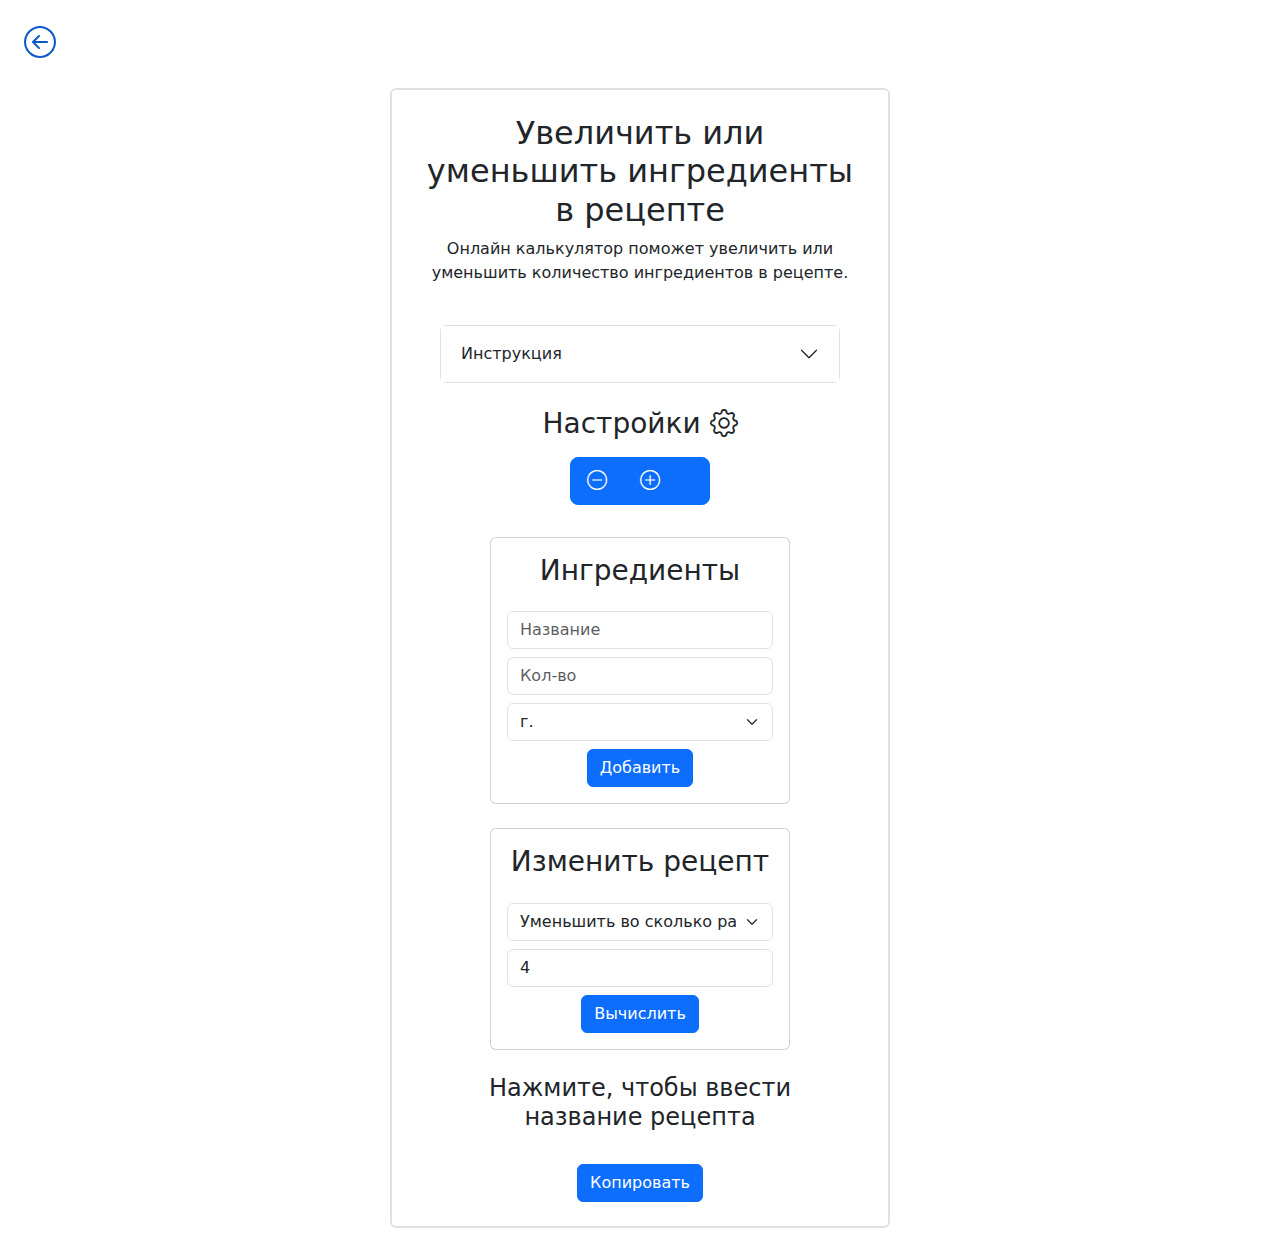
<file: Recipe/index.html>
<!DOCTYPE html>
<html lang="ru">
<head>
  <meta charset="UTF-8">
  <meta name="viewport" content="width=device-width, initial-scale=1.0">
  <title>Рецепт x2</title>
  <link rel="stylesheet" href="js/bootstrap.bundle.min.js">
  <link rel="stylesheet" href="css/bootstrap.min.css">
  <link rel="stylesheet" href="https://cdn.jsdelivr.net/npm/bootstrap-icons@1.11.3/font/bootstrap-icons.min.css">
</head>
<body>
  <!-- Ссылка на главную страницу -->
  <div class="h2">
    <a class="icon-link p-4" href="../index.html" data-bs-toggle="tooltip" data-bs-placement="right" data-bs-title="Вернуться на главную">
      <i class="bi bi-arrow-left-circle"></i>
    </a>
  </div>
  <div class="container text-center border p-4 rounded border-2 mb-4" style="max-width: 500px;">
    <div class="row">
      <div class="col">
        <!-- Заголовок и краткое описание -->
        <h2 >Увеличить или уменьшить ингредиенты в рецепте</h2>
        <p>Онлайн калькулятор поможет увеличить или уменьшить количество ингредиентов в рецепте.</p>
        
        <!-- Инструкция -->
        <div class="accordion p-4" id="accordionExample">
          <div class="accordion-item">
            <button class="accordion-button collapsed" type="button" data-bs-toggle="collapse" data-bs-target="#collapseTwo" aria-expanded="false" aria-controls="collapseTwo">Инструкция</button>
            <div id="collapseTwo" class="accordion-collapse collapse" data-bs-parent="#accordionExample">
              <div class="accordion-body">
                <ol class="list-group list-group-flush text-start list-group-numbered">
                  <li class="list-group-item">Заполните название, количество и единицу измерения для ингредиента, нажмите кнопку "Добавить". Если количество не заполнять или установить равным нулю, то получится значение - по вкусу.</li>
                  <li class="list-group-item">Если нужно удалить ингредиент, то нажмите на значок удаления ингредиента, который добавили ранее.</li>
                  <li class="list-group-item">Выберите уменьшить или увеличить количество ингредиентов и введите во сколько раз. Нажмите кнопку "Вычислить", чтобы получить новый рецепт.</li>
                  <li class="list-group-item">Введите название рецепта нажав на заголовок с соответствующим текстом.</li>
                  <li class="list-group-item">Можно сделать скриншот готового результата или скопировть в буфер обмена.</li>
                </ol>
              </div>
            </div>
          </div>
        </div>
        <!-- Настройки приложения -->
        <h3 class="pb-2">Настройки <i class="bi bi-gear"></i></h3>
        <div class="btn-group pb-4" role="group">
          <button id="decrease_fs_btn" class="btn btn-primary btn-lg"><i class="bi bi-dash-circle"></i></button>
          <button id="increase_fs_btn" class="btn btn-primary btn-lg"><i class="bi bi-plus-circle"></i></button>
          <button id="change_theme_btn" class="btn btn-primary btn-lg"></button>
        </div>
        <div class="card m-auto mt-2" style="max-width: 300px;">
        <!-- Добавить ингредиенты -->
          <h3 class="card-title mt-3">Ингредиенты</h3>
          <div class="card-body">
            <input class="form-control mb-2" id="item_name" type="text" placeholder="Название" >
            <input class="form-control mb-2" id="item_count" type="number" placeholder="Кол-во" >
            <select id="item_type" class="form-select mb-2">
              <option value="г.">г.</option>
              <option value="кг.">кг.</option>
              <option value="мл.">мл.</option>
              <option value="л.">л.</option>
              <option value="ч. л.">ч. л.</option>
              <option value="ст. л.">ст. л.</option>
              <option value="шт.">шт.</option>
            </select>
            <button id="add_btn" class="btn btn-primary">Добавить</button>    
            <ul class="list-group list-group-flush" id="original_recipe"></ul>
          </div>
        </div>
        <div class="card  m-auto mt-4" style="max-width: 300px;">
          <!-- Изменить рецепт -->
          <h3 class="card-title mt-3">Изменить рецепт</h3>
          <div class="card-body">
            <select class="form-select mb-2" id="how_many_times_to_change">
              <option value="1">Уменьшить во сколько раз</option>
              <option value="2">Увеличить во сколько раз</option>
            </select>
            <input id="how_many_times" type="number" placeholder="4" value="4" class="form-control mb-2">
            <button class="btn btn-primary" id="calculate_btn">Вычислить</button>
          </div>
        </div>
        <!-- Измененный рецепт -->
        <div class="m-4" id="modified_recipe">
          <h3 class="fs-4" id="recipe_name">Нажмите, чтобы ввести название рецепта</h3>
          <ul id="modified_recipe_body" class="list-group list-group-flush"></ul>
        </div>
        <button id="copy_btn" class="btn btn-primary">Копировать</button>
      </div>
    </div>
  </div>
  <!-- Модальное окно для всплывающих предупреждений -->
  <div class="modal fade" tabindex="-1" id="warning-modal">
    <div class="modal-dialog modal-dialog-centered">
      <div class="modal-content">
        <div class="modal-header">
          <h5 class="modal-title" id="warning-modal-title"></h5>
          <button type="button" class="btn-close" data-bs-dismiss="modal" aria-label="Close"></button>
        </div>
        <div class="modal-body">
          <p id="warning-modal-text"></p>
        </div>
      </div>
    </div>
  </div>

  <script src="https://cdn.jsdelivr.net/npm/bootstrap@5.3.5/dist/js/bootstrap.bundle.min.js" integrity="sha384-k6d4wzSIapyDyv1kpU366/PK5hCdSbCRGRCMv+eplOQJWyd1fbcAu9OCUj5zNLiq" crossorigin="anonymous"></script>
  <script src="js/main.js"></script>
</body>
</html>
</file>
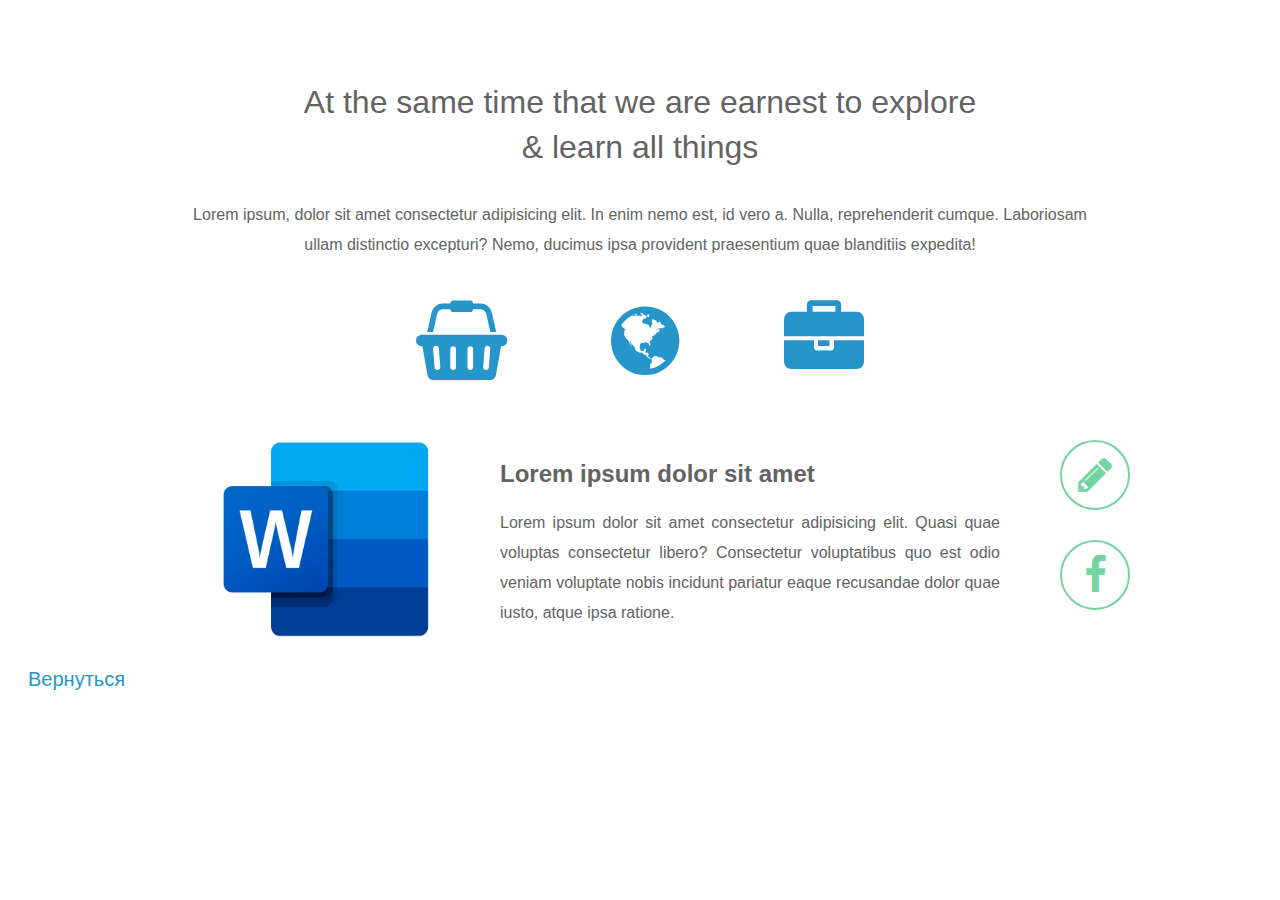
<file: Section/index.html>
<!DOCTYPE html>
<html lang="en">
<head>
    <meta charset="UTF-8">
    <meta name="viewport" content="width=device-width, initial-scale=1.0">
    <title>Document</title>
    <link rel="stylesheet" href="../css/font-awesome.min.css">
    <link rel="stylesheet" href="css/style.css">
</head>
<body>
    <div class="conteiner">
        <div class="box_inner">
            <h1>At the same time that we are earnest to explore & learn all things</h1>
            <p>Lorem ipsum, dolor sit amet consectetur adipisicing elit. In enim nemo est, id vero a. Nulla, reprehenderit cumque. Laboriosam ullam distinctio excepturi? Nemo, ducimus ipsa provident praesentium quae blanditiis expedita!</p>
            <div class="icon-box">
                <i class="fa fa-shopping-basket" aria-hidden="true"></i>
                <i class="fa fa-globe" aria-hidden="true"></i>
                <i class="fa fa-briefcase" aria-hidden="true"></i>
            </div>
        </div>
    </div>
    <div class="box">
        <div class="inner">
            <img src="../img/icon.png" alt="">
            <div class="text">
                <h2>Lorem ipsum dolor sit amet</h2>
                <P>Lorem ipsum dolor sit amet consectetur adipisicing elit. Quasi quae voluptas consectetur libero? Consectetur voluptatibus quo est odio veniam voluptate nobis incidunt pariatur eaque recusandae dolor quae iusto, atque ipsa ratione.</P>
            </div>
            <div class="icons">
                <div><i class="fa fa-pencil" aria-hidden="true"></i></div>
                <div><i class="fa fa-facebook" aria-hidden="true"></i></div>
            </div>
        </div>
    </div>
    <a href="../index.html">Вернуться</a>
</body>
</html>
</file>
<file: Automotive/css/style.css>
*{
    box-sizing: border-box;
}
@font-face {
    font-family: 'Montserrat';
    src: url(../../fonts/Montserrat-Medium.ttf);
}
@font-face {
    font-family: 'PT Serif';
    src: url(../../fonts/PTSerif-Regular.ttf);
}
body{
    margin: 0;
}
li{
    list-style: none;
}
a{
    text-decoration: none;
}
.conteiner{
    width: 1440px;
    height: 2204px;
}
.section1 {
    height: 680px;
    background-image: url(../../img/Rectangle1.png);
}
.menu {
    padding: 40px 190px;
    display: flex;
    justify-content: space-between;
}
.nav{
    display: flex;
}
.nav li a{
    font-family: 'Montserrat';
    font-style: normal;
    font-weight: 500;
    font-size: 18px;
    line-height: 22px;
    color: #FFFFFF;
    text-transform: uppercase;
}
.nav li{
    padding: 6px 15px;
    cursor: pointer;
}
.nav li:hover{
    transition: 0.8s;
    background: #130E27;
    border-radius: 5px;
}
.section1 .title {
    text-transform: uppercase;
    width: 533px;
    height: 164px;
    font-family: 'Montserrat';
    font-style: bold;
    font-weight: 700;
    font-size: 90px;
    line-height: 82px;
    color: #130E27;
    letter-spacing: -0.02em;
    margin: 72px 0 0 190px;
}
.section1 .title_span{
    color: #FFFFFF;
}
.section1 .text {
    margin: 50px 0 0 190px;
    width: 494px;
    height: 84px;
    font-family: 'PT Serif';
    font-style: normal;
    font-weight: 400;
    font-size: 20px;
    line-height: 28px;
    letter-spacing: -0.02em;
    color: #FFFFFF;
}
.section2 {
    width: 1060px;
    height: 399px;
    margin: 50px 190px 70px 190px;
}
.section2 .title {
    text-transform: uppercase;
    width: 379px;
    height: 61px;
    font-family: 'Montserrat';
    font-style: bold;
    font-weight: 700;
    font-size: 50px;
    line-height: 61px;
    letter-spacing: -0.02em;
    color: #C62314;
    margin-bottom: 82px;
}
.section2 .title_span{
    color:#130E27;
}
.box {
    display: flex;
    justify-content: space-between;
    align-items: center;
}
.item {
    width: 166px;
    height: 256px;
    text-align: center;
}
.item img{
    height: 155px;
    margin-bottom: 37px;
}
.description {
    height: 56px;
    font-family: 'PT Serif';
    font-style: normal;
    font-weight: 400;
    font-size: 20px;
    line-height: 28px;
    letter-spacing: -0.03em;
    color: #161616;
}
.section3 {
    height: 124px;
    padding: 0 190px 0 190px;
    background-color: #130E27;
    display: flex;
    justify-content: space-between;
    align-items: center;
}
.section3 .text {
    width: 611px;
    height: 56px;
    font-family: 'PT Serif';
    font-style: normal;
    font-weight: 400;
    font-size: 20px;
    line-height: 28px;
    letter-spacing: -0.02em;
    color: #FFFFFF;
}
.story_btn {
    cursor: pointer;
}
.story_btn a{
    padding: 14px 67px;
    background: #C62314;
    font-family: 'Montserrat';
    font-style: normal;
    font-weight: 500;
    font-size: 22px;
    line-height: 27px;
    color: #FFFFFF;
    border-radius: 5px;
    text-transform: uppercase;
}
.story_btn:hover {
    transition: 1s;
    opacity: 0.7;
}
.section4 {
    height: 691px;
    padding-top: 50px;
    background-color: #EFEFEF;
}
.section4 .title {
    width: 216px;
    height: 61px;
    font-family: 'Montserrat';
    font-style: bold;
    font-weight: 700;
    font-size: 50px;
    line-height: 61px;
    letter-spacing: -0.02em;
    color: #130E27;
    text-transform: uppercase;
    margin: 0 612px 50px 612px;
}
.cards {
    display: flex;
    justify-content: center;
    text-align: center;
}
.block {
    width: 340px;
    height: 460px;
    background: #FFFFFF;
    border-radius: 5px;
    margin-left: 20px;
    padding-bottom: 36px;
}
.block ul{
    padding: 0;
    margin: 0;
    margin-bottom: 40px;
}
.name {
    height: 28px;
    font-family: 'PT Serif';
    font-style: normal;
    font-weight: 400;
    font-size: 22px;
    line-height: 28px;
    text-align: center;
    letter-spacing: -0.03em;
    color: #161616;
    margin: 35px 0px 40px 0px;
}
.price {
    height: 61px;
    font-family: 'Montserrat';
    font-style: bold;
    font-weight: 700;
    font-size: 50px;
    line-height: 61px;
    letter-spacing: -0.02em;
    color: #C62314;
    text-transform: uppercase;
    margin-bottom: 30px;
}
.price_btn {
    background: #130E27;
    width: 205px;
    height: 50px;
    border-radius: 5px;
    border: none;
    cursor: pointer;
    font-family: 'Montserrat';
    font-style: normal;
    font-weight: 500;
    font-size: 22px;
    line-height: 27px;
    color: #FFFFFF;
    text-transform: uppercase;
}
.price_btn:hover{
    background: #C62314;
    transition: 0.5s;
}
.footer_box_inner{
    padding: 0 190px 0 190px;
    height: 190px;
    display: flex;
    justify-content: space-between;
    align-items: center;
    background-color: #130E27;
} 
.footer .text{
    width: 611px;
    height: 28px;
    font-family: 'PT Serif';
    font-style: normal;
    font-weight: 400;
    font-size: 20px;
    line-height: 28px;
    letter-spacing: -0.02em;
    color: #FFFFFF;
}
.footer .text span{
    color: #C62314;
}
.fa-long-arrow-left{
    display: flex;
    justify-content: center;
    align-items: center;
    padding: 10px;
    margin: 20px 10px 0 15px;
    border: 1px solid #130E27;
    border-radius: 50%;
    font-size: 25px;
    color: #130E27;
}
.fa-long-arrow-left:hover{
    transform: scale(1.25);
    transition: 1s;
    border: #C62314;
    background-color: #C62314;
    color:#FFFFFF
}
.home a {
    display: flex;
    width: 40px;
    height: 40px;
    align-items: center;
    color: #FFFFFF;
    text-wrap: nowrap;
}

[mytitle]:after{
    content: '';
    transition: 0.7s;
}

[mytitle]:hover:after {
    content: attr(mytitle);
    padding: 5px 10px;
    background-color: #130E27;
    color: #FFFFFF;
    border-radius: 5px;
    font-family: 'Montserrat';
    font-size: 14px;
    margin: 20px 10px 0 15px;
}
</file>
<file: Block/css/style.css>
*{
    box-sizing: border-box;
}
.conteiner{
    width: 1170px;
    margin: 0 auto;
}
.box {
    background: #381e0b;
    background: linear-gradient(90deg, rgba(56, 30, 11, 1) 0%, rgba(161, 126, 69, 1) 100%);
}
.box_inner {
    height: 300px;
    display: flex;
    justify-content: space-around;
    align-items: center;
}
.item {
    text-align: center;
}
.number {
    margin-top: 10px;
    color: aliceblue;
    font-size: 70px;
}
.text {
    font-size: 25px;
    font-family: sans-serif;
    color: #dab69c;
    margin-bottom: 25px;
    text-transform: uppercase;
}
.line {
    width: 30px;
    height: 3px;
    background-color: aliceblue;
    margin: 0 auto;
}
i.fa{
    color: #ffffff;
    font-size: 70px;
}
.box1 {
    background: #2A7B9B;
    background: linear-gradient(90deg, rgba(42, 123, 155, 1) 0%, rgba(87, 199, 133, 1) 50%, rgba(230, 221, 145, 1) 100%);
}
.conteiner1 {
    width: 1170px;
    margin: 0 auto;
}
.box1_inner {
    height: 300px;
    margin-top: 10px;
    margin-bottom: 20px;
    display: flex;
    justify-content: space-around;
    align-items: center;
}
.item1 {
    font-size: 22px;
    color: aliceblue;
    text-transform: uppercase;
}
.number1 {
    font-size: 40px;
}
a{
    font-size: 25px;
    padding: 10px 20px;
    text-decoration: none;
    color: rgb(53, 105, 106);
}
a:hover{
    color:aliceblue;
    background-color: rgb(53, 105, 106);
    border-radius: 5px;
}
</file>
<file: Dolly/css/style.css>
html{
  box-sizing: border-box;
}
*,*::after,*::before{
  box-sizing: border-box;
}
body{
  margin: 0;
  padding: 0;
  font-family: "Open Sans", sans-serif;
  font-weight: 400;
  font-style: normal;
  background: linear-gradient(90deg, #fff 48%, rgb(217, 227, 239) 0%);
  background-repeat:repeat-y;
}
.container{
  padding: 34px 373px 0 339px ;
  max-width: 1920px;
  margin: 0 auto;
  width: 100%;
}
.nav {
  display: flex;
  text-transform: uppercase;
  justify-content: space-between;
  margin-bottom: 234px;
}
.nav_buttons li{
  letter-spacing: 0.9px;
  font-size: 16px;
  display: flex;
  justify-content: center;
  align-items: center;
}
.nav_buttons li:nth-child(1){
  font-size: 30px;
}
.nav_buttons li:nth-child(2){
  border: 2px solid black;
  font-weight: 600;
  height: 41px;
  width: 106px;
  letter-spacing: 1.3px;
}
.nav_buttons ul{
  display: flex;
  list-style: none;
  flex-wrap: wrap;
  justify-content: space-between;
  gap: 66px;
  align-items: center;
}
.nav_buttons a{
  text-decoration: none;
  color: #000;
  transition: 1s;
}
.nav_links ul {
  display: flex;
  list-style: none;
  gap: 22px;
  margin-top: 19px;
}
.nav_links li{
  transition: 1s;
}
.title{
  margin-left: 36px;
}
.title h1{
  color: rgb(55, 55, 55);
  max-width: 529px;
  width: 100%;
  font-size: 60px;
  font-weight: 700;
  line-height: 82px;
  margin-bottom: 60px;
}
.button {
  cursor: pointer;
  width: 212px;
  height: 66px;
  background: rgb(55, 55, 55);
  display: flex;
  justify-content: center;
  align-items: center;
  transition: 1s;
}
.button a{
  color: rgb(255, 255, 255);
  font-size: 16px;
  font-weight: 600;
  letter-spacing: 2.2px;
  text-decoration: none;
  text-transform: uppercase;
}
.img_bg {
  position: absolute;
  right: 0;
  width: 968px;
  height: 967px;
  margin: 36px 0 0 625px;
  background-image: url(../../img/woman.png);
  z-index: -1;
  filter: drop-shadow(0 0 25px rgba(0, 0, 0, 0.07));
}
/* Animation */
.nav_buttons a:hover{
  text-decoration: underline;
  transform: scale(1.1);
}
.nav_links li:hover{
  transform: scale(1.2);
}
.button:hover {
  background:  rgb(217, 227, 239);
  transform: scale(1.1);
}
/* Media */
@media screen and (max-width:1600px) {
  .container{
  padding-left: 150px;
  padding-right: 150px;
  }
  .img_bg{
    margin: 62px 0 0 450px;
  }
}
@media screen and (max-width:1425px) {
  .container{
    padding-left: 100px;
    padding-right: 100px;
  }
  .img_bg{
    margin-top: -50px;
    margin-left: 250px;
    transform: scale(0.8);
  }
  .title h1{
    max-width: 329px;
    width: 100%;
  }
  .nav{
    margin-bottom: 150px;
  }
}
@media screen and (max-width:1120px){
  .container{
    padding-left: 0px;
    padding-right: 25px;
  }
  .title h1{
    max-width: 529px;
    width: 100%;
  }
  .img_bg{  
    background-image: none;
  }
}
@media screen and (max-width:748px){
  .nav_buttons ul{
    gap: 15px;
  }
  .nav_links ul {
    gap: 5px;
  }
}
@media screen and (max-width:550px){
  .nav{
    flex-direction: column;
    margin-bottom: 50px;
  }
  .nav_links ul{
    justify-content: space-evenly;
  }
    .title h1{
    font-size: 45px;
    line-height: 50px;
  }
}
</file>
<file: Figma/css/style.css>
:root {
	--accent-1: #00868a;
	--accent-2: #4fbfa5;
	--white: #fff;
  --font-family: "Arial", sans-serif;
}
html{
  box-sizing: border-box;
}
*, *::after, *::before{
  box-sizing: border-box;
}
body{
  margin: 0;
}
h1{
  margin-top: 0;
  font-family: var(--font-family);
  font-weight: 700;
  font-size: 48px;
  line-height: 150%;
  text-align: center;
  color: var(--accent-1);
  margin-bottom: 60px;
}
.container{
  max-width: 1344px;
  width: 100%;
  padding: 0 24px;
  margin: 0 auto;
}
.cards {
  padding: 162px 0;
  min-height: 800px;
}
.card_inner {
  display: grid;
  gap: 24px;
  grid-template-columns: repeat(4,1fr);
}
.card {
  display: flex;
  flex-direction: column;
  justify-content: space-between;
  max-width: 306px;
  width: 100%;
  height: 343px;
}
.top {
  padding: 40px 30px;
  height: 100%;
}
.top a{
  font-weight: medium;
  font-size: 16px;
  text-decoration: none;
  font-family: var(--font-family);
  font-weight: 700;
  font-size: 18px;
  color: var(--white);
  background-color: var(--accent-2);
  padding: 10px 15px;
  transition: 0.5s ease;
}
.top a:hover{
  background-color: var(--accent-1);
}
.bottom {
  height: 114px;
  padding: 30px;
  display: flex;
  gap: 15px;
  align-items: center;
  background-color: var(--accent-1);
}
.bottom h4{
  font-family: var(--font-family);
  font-weight: 700;
  font-size: 20px;
  line-height: 150%;
  color: var(--white);
}
.bottom a{
  transition: 0.5s ease;
}
.bottom a:hover{
  transform: scale(1.1);
}
.fa-home {
  font-size: 40px;
  margin: 20px;
  color: var(--accent-1);
  transition: 1s;
}
.fa-home:hover{
  transition: 1s;
  color: var(--accent-2);
}

@media screen and (max-width:1344px){
  .card_inner{
      grid-template-columns: repeat(3,1fr);
      justify-items: center;
  }
}
@media screen and (max-width:768px){
  .cards{
    padding: 90px 0;
  }
  .card_inner{
      grid-template-columns: repeat(1,1fr);
  }
}
@media screen and (max-width:540px){
  h1{
    font-size: 36px;
  }
}
@media screen and (max-width:400px){
  h1{
    font-size: 20px;
  }
  .cards{
    padding: 60px 0;
  }
  .bottom h4{
    font-size: 12px;
  }
  .container{
    padding: 0 10px;
  }
}
</file>
<file: Konstuct/css/style.css>
html{
  box-sizing: border-box;
}
*,*::after,*::before{
  box-sizing: inherit;
}
@font-face {
  font-family: 'Bebas Neue';
  src: url(../../fonts/ofont.ru_Bebas\ Neue.ttf);
}
h1,h2,h3,h4,h5,h6,p,ul{
  padding: 0;
  margin: 0;
}
ul{
  list-style: none;
}
a{
  text-decoration: none;
  color: black;
}
img{
  display: block;
  max-width: 100%;
}
body{
  margin: 0;
  font-family: "Open Sans", sans-serif;
  font-weight: 400;
}
:root{
  --text-color:#48555b;
  --accent-color:#00A4E5;
}
.container{
  max-width: 940px;
  margin: 0 auto;
}
.text-h1 {
  color: rgba(255, 255, 255, 1);
  text-transform: uppercase;
  font-family:"Bebas Neue", sans-serif;
  font-size: 60px;
  font-weight: 400;
  letter-spacing: 5.1px;
  margin-bottom: -3px;
}
.text-h2 {
  text-transform: uppercase;
  color: var(--text-color);
  font-size: 18px;
  font-weight: 600;
  letter-spacing: 2.5px;
  text-align: center;
}
.text-h3 {
  color: var(--text-color);
  font-size: 20px;
  font-weight: 600;
  letter-spacing: 0.5px;
  margin-bottom: 30px;
}
.text-h4 {
  color: var(--text-color);
  font-size: 16px;
  font-weight: 600;
  line-height: 24px;
  letter-spacing: 0.43px;
  text-transform: uppercase;
}
.text-h5 {
  font-weight: 400;
  letter-spacing: 2px;
  text-transform: uppercase;
  margin-bottom: 17px;
}
.text-p {
  color: var(--text-color);
  font-size: 13px;
  line-height: 23px;
  letter-spacing: 0.19px;
}
/* Sidepanal */
.sidepanal{
  position: fixed;
  background-color: rgba(255,255,255, 0.8);
  top: 25%;
  z-index: 1;
  text-align: center;
}
.sidepanal .fa{
  font-size: 30px;
  color: var(--text-color);
  margin-bottom: 5px;
}
.fa-long-arrow-down {
  margin-bottom: 0;
}
/* Header */
.header {
  background-image: url(../img/bg.png);
  background-size: cover;
  background-repeat: no-repeat;
  background-position: center;
  text-align: center;
  padding: 40px 0 71px;
}
.header__img {
  margin: 0 auto;
  padding-bottom: 307px;
}
.header__title {
  color: rgba(255, 255, 255, 1);
  font-size: 16px;
  margin-bottom: 221px;
}
.header__text {
  color: rgba(255, 255, 255, 1);
  font-size: 11px;
  text-transform: uppercase;
  letter-spacing: 4px;
}
/* Menu */
.menu {
  padding: 24px 0 23px;
}
.menu__flex {
  display: flex;
  justify-content: space-between;
  align-items: center;
}
.menu__logo {
  align-self: center;
}
.menu ul{
  display: flex;
  gap: 40px;
}
.menu li{
  transition: 1s;
}
.menu a{
  color: var(--text-color);
  text-transform: uppercase;
  font-size: 12px;
  letter-spacing: 1px;
  transition: 1s;
}
.menu a:hover{
  color: var(--accent-color);
}
.menu li:hover{
  transform: scale(1.2);
}
/* Story */
.story {
  padding-top: 54px;
}
h2::after{
  content: "";
  width: 50px;
  height: 2px;
  background-color: var(--accent-color);
  display: block;
  margin: 10px auto 0;
}
.story__flex{
  display: flex;
  padding-top: 53px;
  align-items: flex-end;
  justify-content: space-between;
}
.story_left {
  max-width: 405px;
}
.text-h3 span{
  color: var(--accent-color);
}
.story_right {
  display: flex;
  gap: 20px;
}
.story__item {
  text-transform: uppercase;
  color: rgba(255, 255, 255, 1);
  font-weight: 800;
  font-size: 24px;
  line-height: 29px;
  letter-spacing: 0.19px;
  padding: 15px;
  width: 140px;
  height: 224px;
}
.story__item:nth-child(1){
  background: url(../img/first.jpg) no-repeat;
}
.story__item:nth-child(2){
  background: url(../img/second.jpg) no-repeat;
}
.story__item:nth-child(3){
  background: url(../img/third.jpg) no-repeat;
}
/* Services */
.services {
  padding-top: 118px;
  padding-bottom: 115px;
}
.services__flex {
  display: flex;
  align-items: center;
}
.services h2 {
  text-align: left;
  margin-right: 155px;
}
.services h2:after{
  margin: 10px 0 0 0;
}
.services__flex p{
  color: var(--text-color);
  font-size: 11px;
  line-height: 19px;
  letter-spacing: 0.2px;
  max-width: 405px;
  margin-right: 31px;
}
.btn {
  width: 150px;
  height: 40px;
  color: rgba(255, 255, 255, 1);
  font-size: 13px;
  font-weight: 600;
  text-transform: uppercase;
  background-color: var(--accent-color);
  border: none;
  cursor: pointer;
  transition: 1s;
}
.btn:hover{
  background-color: var(--text-color);
  border-radius: 5px;
}
.cards {
  margin-top: 76px;
  display: flex;
  gap: 28px;
}
.card__inner {
  width: 295px;
  border: 1px solid rgba(230, 230, 230, 1);
  padding: 38px 22px 39px 23px;
}
.cards__img {
  margin-bottom: 25px;
}
.cards h4{
  margin-bottom: 13px;
}
/* Contact */
.contact {
  background-image: url(../img/bg.jpg);
  background-repeat: repeat-x;
  background-size: cover;
  background-position: center;
  text-align: center;
  padding: 120px 0 231px;
}
.contact__title {
  color: var(--text-color);
  font-size: 30px;
  font-weight: 600;
  line-height: 36px;
  letter-spacing: 0.7px;
  max-width: 350px;
  margin: 0 auto 35px;
}
/* Newsletter */
.newsletter {
  background: rgba(23, 24, 25, 1);
  padding: 30px 0;
}
.newsletter__inner {
  display: flex;
  max-width: 685px;
  margin: 0 auto;
  justify-content: space-between;
  align-items: center;
}
.inner__title {
  color: rgba(255, 255, 255, 1);
  font-size: 22px;
  font-weight: 600;
  letter-spacing: 1.4px;
}
.input{
  display: flex;
  gap: 0;
}
input {
  width: 250px;
  height: 40px;
  padding-left: 18px;
  border: 1px solid rgba(151, 151, 151, 1);
}
input::placeholder{
  color: var(--text-color);
  font-family: "Open Sans", sans-serif;
  font-size: 14px;
  font-weight: 400;
  letter-spacing: 0.07px;
}
/* Footer */
.footer {
  padding-top: 38px;
  /* padding-bottom: 50px; */
  background: rgba(20, 26, 32, 1);
  color: rgba(255, 255, 255, 1);
  font-size: 11px;
  line-height: 19px;
  letter-spacing: 0.85px;
  font-weight: 400;
}
.footer__inner {
  display: flex;
  max-width: 940px;
  width: 100%;
  margin: 0 auto;
  padding-bottom: 39px;
}
.company {
  max-width: 250px;
  margin-right: 71px;
}
.footer__img {
  margin-bottom: 17px;
}
.links {
  max-width: 262px;
  margin-right: 62px;
}
.links .text-h5{
  margin-bottom: 8px;
}
.links a{
  color: rgba(255, 255, 255, 1);
  font-size: 11px;
  font-weight: 400;
  text-transform: uppercase;
  line-height: 25px;
  letter-spacing: 0.85px;
  transition: 1s;
}
.links__flex {
  display: flex;
  justify-content: space-between;
}
.footer a:hover{
  color: var(--accent-color);
}
.links__ul-1 {
  margin-right: 31px;
}
.links__ul-1 li{
  width: 76px;
}
.links__ul-2 {
  margin-right: 38px;
}
.contact_us {
  margin-right: 68px;
}
.contact_us a{
  color: rgba(255, 255, 255, 1);
  font-size: 11px;
  font-weight: 400;
  letter-spacing: 0.85px;
  transition: 1s;
}
.contact_us .text-h5{
  margin-bottom: 10px;
}
.address {
  max-width: 110px;
  line-height: 16px;
  margin-bottom: 18px;
}
.tel {
  margin-bottom: 12px;
}
.socials__flex {
  margin-top: 29px;
  display: flex;
  gap: 25px;
}
.copyright {
  background: rgba(23, 24, 25, 1);
}
.copyright{
  text-align: center;
  padding: 19px 0 23px;
}
footer .fa {
  color: white;
  font-size: 13px;
  transition: 1s;
}
footer .fa:hover{
  transform: scale(1.8);
}

/* Media */
@media(prefers-reduced-motion: no-preference){
  :root{
    scroll-behavior: smooth;
  }
}
@media screen and (max-width:1024px) {
  .header,.menu ,.story, .services, .newsletter, .footer{
    padding-left: 15px;
    padding-right: 15px;
  }
  .story__flex{
    flex-wrap: wrap;
    justify-content: center;
    gap: 30px;
  }
  .services__flex{
    flex-wrap: wrap;
    gap: 10px;
    justify-content: space-between;
  }
  .services h2, .services__flex p{
    margin: 0;
  }
  .cards{
    flex-wrap: wrap;
    justify-content: center;
  }
  .company,.links,.contact_us, .socials{
    margin: 0;
    padding: 0;
  }
  .footer__inner{
    flex-wrap: wrap;
    justify-content: center;
    gap: 30px;
  }
}
@media screen and (max-width:768px) {
  .menu__flex, .newsletter__inner{
    flex-direction: column;
    gap: 20px;
  }
}
@media screen and (max-width:500px) {
  .menu ul,.story_right,.input{
    flex-wrap: wrap;
    justify-content: center;
  }
  .input{
    gap: 10px;
  }
}
</file>
<file: Maket1/css/style.css>
@font-face {
    font-family: Gotham;
    src: url(../../fonts/Gotham-Bold.otf);
}
@font-face {
    font-family: Proxima;
    src: url(../../fonts/proximanova-regular.otf);
}
*{
    box-sizing: border-box;
}
body{
    margin:0;
}
.conteiner{
    width: 900px;
    margin: 0 auto;
}
.team{
    background-color: #f3f3f3;
}
.team_inner {
    text-align: center;
}
.team_title {
    font-family: Gotham;
    font-size: 30px;
    color: rgb(48,48,48);
    font-weight: bold;
    text-transform: uppercase;
    line-height: 50px;
    margin: 0;
    padding-top: 50px;
}
.team_line {
    width: 184px;
    height: 3px;
    background-color: #303030;
    margin: 0 auto;
}
.team_text {
    font-family: Proxima;
    font-size: 16px;
    color: rgb(90,90,90);
    line-height: 25px;
    margin: 0 auto;
    padding-top: 30px;
    width: 540px;
}
.carts {
    display: flex;
    justify-content: space-between;
    padding-bottom: 80px;
    padding-top: 55px;
}
.item {
    text-align: center;
    background-color: #fff;
    box-shadow: 0px 2px 4px 0px rgba(0,1,1,0.2);
    padding: 20px 35px;
    min-width: 210px;
}
.item_img {
    margin-bottom: 10px;
}
.item_title {
    font-family: Gotham;
    font-size: 16px;
    color: rgb(48,48,48);
    font-weight: bold;
    text-transform: uppercase;
    line-height: 16px;
    margin: 0 0 10px 0;

}
.item_text {
    font-family: Georgia, 'Times New Roman', Times, serif;
    font-size: 12px;
    color: rgb(48,48,48);
    font-style: italic;
    line-height: 12px;
    margin: 0 0 10px 0;
}
.icons .fa {
    font-size: 20px;
    color: #7f7f7f;
    margin: 0 10px;
}
.box{
    margin: 100px 0;
}
.box_inner{
    font-family: sans-serif;
    width: 1400px;
    margin: 0 auto;
    text-align: center;
}
.title{
    font-weight: 500;
    text-transform: uppercase;
    color: #303030;
    margin-bottom: 30px;
    font-size: 40px;
}
.text{
    color: #7f7f7f;
    margin: 30px 0 80px 0;
}
.line{
    width: 64px;
    height: 2px;
    background-color: orange;
    margin: 0 auto;
}
.papers{
    display: flex;
    justify-content: space-evenly;
}
.thing{
    max-width: 330px;
}
.thing_icon{
    margin: 0 auto;
    border: 2px solid orange;
    width: 70px;
    height: 70px;
    border-radius: 50%;
    display: flex;
    justify-content: center;
    align-items: center;
}
.thing_icon .fa{
    color: orange;
    font-size: 30px;
}
.thing_title {
    margin: 30px 0;
    font-weight: 500;
    color: #303030;
    font-size: 25px;
}
.thing_text {
    color: #7f7f7f;
}
.fa-long-arrow-left{
    margin: 20px;
    font-size: 35px;
    color: #303030;
}
</file>
<file: Maket3/css/style.css>
html{
  box-sizing: border-box;
}
*,*::after,*::before{
  box-sizing: inherit;
}
h1,h2,h3,h4,h5,h6,p,ul{
  padding: 0;
  margin: 0;
}
ul{
  list-style: none;
}
a{
  text-decoration: none;
  color: black;
}
img{
  display: block;
  max-width: 100%;
}
body{
  margin: 0;
  font-family: "Oswald", sans-serif;
  font-weight: 400;
}
/* Стиля для текста */
:root{
  --accent-color:#F7654A;
  --dark-color:#404149;
  --gray-color:#999999;
  --white-color:#FFFFFF;
  --background-color:#e5e5e5;
}
.container{
  max-width: 1110px;
  margin: 0 auto;
}
.text-h2{
  font-family: "Oswald", sans-serif;
  font-size: 36px;
  font-weight: 500;
  text-transform: uppercase;
}
.text-h3{
  font-family: "Oswald", sans-serif;
  font-size: 24px;
  font-weight: 500;
}
.text-h4{
  font-family: "Oswald", sans-serif;
  font-size: 21px;
  font-weight: 500;
  letter-spacing: 0.02em;
}
.text-p{
  font-family: "Open Sans", sans-serif;
  font-size: 16px;
}
.text-p-reviews{
  font-family: "Open Sans", sans-serif;
  font-size: 14px;
  line-height: 21px;
}
/* Sidepanal */
.sidepanal{
  position: fixed;
  background-color: rgba(255,255,255, 0.8);
  top: 25%;
  z-index: 3;
}
.sidepanal .material-icons{
  font-size: 30px;
  color: var(--accent-color );
  margin: 0;
}
/* Header */
.header {
  min-height: 740px;
  background-image: url(../../img/screen-bg.jpeg);
  background-repeat: no-repeat;
  background-size: cover;
}
.header__title {
  padding-top: 20px;
  margin-bottom: 112px;
  display: flex;
  justify-content: space-between;
  align-items: flex-end;
}
.logo {
  width: 60px;
  height: 60px;
}
.burger {
  width: 50px;
  height: 50px;
  cursor: pointer;
  padding: 0;
  background-color: var(--accent-color);
  border: none;
  display: flex;
  flex-direction: column;
  justify-content: center;
  align-items: center;

}
.burger__line {
  display: block;
  width: 21px;
  height: 3px;
  margin-bottom: 4px;
  background-color: #fff;
}
.burger__line:last-child{
  margin-bottom: 0;
}
.h1 {
  color: var(--white-color);
  font-size: 64px;
  font-weight: 500;
  letter-spacing: 0.02em;
  text-align: center;
  text-transform: uppercase;
  max-width: 734px;
  margin: 0 auto 15px;
}
.h4 {
  color: var(--white-color);
  font-size: 18px;
  font-weight: 400;
  line-height: 27px;
  text-align: center;
  text-transform: uppercase;
  max-width: 734px;
  margin: 0 auto;
}
.material-icons{
  margin-left: 20px;
  margin-bottom: 20px;
  transition: 1s;
}
.material-icons:hover{
  transition: 1s;
  transform: scale(1.3);
}

/* About us */
.about {
  min-height: 1080px;
  position: relative;
  padding-top: 250px;
}
.info {
  position: absolute;
  max-width: 1110px;
  min-height: 300px;
  width: 100%;
  top: -150px;
  left: 50%;
  transform: translate(-50%);
  background-color: #F7F7F7;
  padding: 57px 130px;
}
.about__grid {
  display: grid;
  grid-template-columns: repeat(4,1fr);
  gap: 30px;
  justify-items: center;
}
.about__grid-item {
  text-align: center;
  width: 190px;
}
.about__h4 {
  color:var(--accent-color);
  font-size: 72px;
  font-weight: 500;
  margin-bottom: 4px;
}
.about__h5 {
  font-size: 36px;
  font-weight: 500;
  text-transform: uppercase;
}
.about__p {
  color: var(--gray-color);
  font-size: 18px;
  font-weight: 500;
}
.project-h2 {
  text-align: center;
  margin-bottom: 50px;
}
.about__flex {
  display: flex;
  gap: 30px;
}
.about__flex-item {
  max-width: 350px;

}  
.project-img {
  margin-bottom: 45px;
}
.rectangle {
  width: 56px;
  height: 6px;
  background-color: var(--accent-color);
  margin-bottom: 15px;
}
.project-h3 {
  color: var(--dark-color);
  margin-bottom: 14px;
}
.project-p {
  color: var(--gray-color);
}
/* Request */
.request {
  background-color: var(--accent-color);
  padding-top: 30px;
  padding-bottom: 40px;
}
.request__flex {
  display: flex;
  justify-content: space-between;
  align-items: center;
}
.request__flex-left {
  color:var(--white-color);
}
.request-h4 {
  font-size: 48px;
  font-weight: 700;
  letter-spacing: 0.02em;
  text-transform: uppercase;
  margin-bottom: 7px;
}
.request-h5 {
  font-size: 24px;
  font-weight: 700;
  letter-spacing: 0.02em;
  text-transform: uppercase;
}
.request__btn {
  border: none;
  text-decoration: none;
  background-color: #fff;
  display: flex;
  align-items: center;
  text-transform: uppercase;
  font-family: "Oswald", sans-serif;
  color: rgb(0, 0, 0);
  font-size: 14px;
  font-weight: 500;
  letter-spacing: 0.05em;
  margin-top: 23px;
  padding: 14px 30px;
}
.request__icon {
  margin-right: 15px;
}
/* Services */
.services {
  padding: 150px 0;
}
.section__h2 {
  text-align: center;
  text-transform: uppercase;
  margin-bottom: 53px;
}
.services__grid {
  display: grid;
  grid-template-columns: repeat(3,1fr);
  grid-template-rows: repeat(2,1fr);
  gap: 30px;
  justify-items: center;
}
.services__grid-item {
  padding: 59px 0;
  background-color: #f7f7f7;
  width: 350px;
}
.services__icon {
  margin: 0 auto 23px;

}
.services__h4 {
  margin: 0 auto;
  text-align: center;
  max-width: 172px;
  text-transform: uppercase;
}
/* Portfolio */
.portfolio__grid {
  display: grid;
  grid-template-columns: repeat(4,1fr);
  justify-items: center;
  gap: 0;
}
/* Question */
.question {
  padding-top: 148px;
  padding-bottom: 112px;
}
.question .section__h2 {
  margin-bottom: 50px;
}
.question__h3 {
  text-transform: uppercase;
  margin-bottom: 24px;
  color: var(--accent-color);
}
.question__item{
  cursor: pointer;
}
details>summary{
  list-style: none;
}
summary:before {
  content: "";
  display: inline-block;
  width: 15px;
  height: 15px;
  background-image: url(../../img/pointer.svg);
  background-repeat: no-repeat;
  background-position: center;
  margin-right: 15px;
}
details[open] summary:before {
  transform: rotate(-90deg);
}
details[open] summary{
  margin-bottom: 25px;
}
.question__h3{
  margin-bottom: 33px;
}
.question__p {
  margin-bottom: 36px;
  color: var(--gray-color);
  max-width: 730px;
}
/* Partners */
.partners {
  padding-top: 100px;
  padding-bottom: 80px;
  background-color: var(--dark-color);
}
.partners__h2 {
  color: var(--white-color);
  text-align: center;
  margin-bottom: 50px;
}
.partners__flex {
  display: flex;
  justify-content: space-between;
  flex-wrap: wrap;
  gap: 64px;
}
.partners__item {
  margin-bottom: 20px;
}
/* Reviews */
.reviews {
  padding: 150px 0 143px;
}
.reviews__h2 {
  text-transform: uppercase;
  text-align: center;
  margin-bottom: 60px;
}
.reviews__grid {
  display: grid;
  gap: 30px;  
  grid-template-columns: repeat(3,1fr);
}
.reviews__card {
  background-color:rgba(247, 247, 247, 1);
  margin-bottom: 33px;
  padding: 22px 30px 30px;
}
.reviews__quotes {
  color: var(--accent-color);
  font-size: 96px;
  font-weight: 600;
  line-height: 1;
  margin-bottom: -35px;
}
.reviews__author-accent {
    color: var(--accent-color);
}
/* Contacts */
.contacts {
  padding: 97px 0 89px;
}
.contacts__h2 {
  text-align: center;
  margin-bottom: 60px;
}
.contacts__grid {
  display: grid;
  grid-template-columns: repeat(4,1fr);
  gap: 30px;
}
.contacts__grid-item {
  max-width: 255px;
  text-align: center;
}
.contacts__icon {
  margin: 0 auto 15px;
}
.contacts__h3 a{
  text-decoration: none;
  color: inherit;
}
.contacts__h3 {
  text-transform: uppercase;
  margin-bottom: 18px;
}
.contacts__h3-gray {
  color: var(--gray-color);
}
.contacts__h3-accent {
  color: var(--accent-color)
}
/* Footer*/
.footer {
  padding: 30px 0;
  background-color: var(--dark-color);
  color: var(--white-color);
}
.footer__flex {
  display: flex;
  justify-content: space-between;
}

/* Media */
@media(prefers-reduced-motion: no-preference){
  :root{
    scroll-behavior: smooth;
  }
}
@media screen and (max-width:1280px) {
  .header__title{
    padding-right: 15px;
    padding-left: 15px;
  }
  .about{
    padding: 450px 15px 110px 15px;
  }
  .about__grid {
    grid-template-columns: repeat(2,1fr);
    grid-template-rows: repeat(2,1fr);
  }
  .request{
    padding-left: 15px;
    padding-right: 15px;
  }
  .services{
    padding-right: 15px;
    padding-left: 15px;

  }
  .services__grid{
    grid-template-columns: repeat(2,1fr);
    grid-template-rows: repeat(3,1fr);
  }
  .services__grid-item{
    width: 100%;
  }
  .portfolio__grid {
    grid-template-columns: repeat(2,1fr);
  }
  .question{
    padding: 150px 15px;
  }
  .partners__flex{
    justify-content: center;
  }
  .reviews{
    padding: 100px 15px;
  }
  .reviews__grid{
    grid-template-columns: repeat(2,1fr);
  }
  .contacts__grid {
    grid-template-columns: repeat(2,1fr);
    justify-items: center;
  }
  .footer{
    padding: 30px 15px;
  }
}
@media only screen and (max-width: 992px) {
  .sidenav.sidenav-fixed {
    -webkit-transform: translateX(-105%);
            transform: translateX(-105%);
  }
  .sidenav.sidenav-fixed.right-aligned {
    -webkit-transform: translateX(105%);
            transform: translateX(105%);
  }
  .sidenav > a {
    padding: 0 16px;
  }
  .sidenav .user-view {
    padding: 16px 16px 0;
  }
  .modal {
    width: 80%;
  }
}
@media screen and (max-width:768px) {
  .info{
    position: relative;
    padding: 30px 0;
  }
  .about{
    padding-top: 150px;
    padding-bottom: 80px;
  }
  .about__grid {
  grid-template-columns: repeat(1,1fr);
  }
  .about__flex{
    flex-direction: column;
    align-items: center;
  }
  .request__flex{
    flex-wrap: wrap;
  }
  .services__grid{
    grid-template-columns: repeat(1,1fr);
  }
  .portfolio__grid {
    grid-template-columns: repeat(1,1fr);
  }
    .reviews__grid{
    grid-template-columns: repeat(1,1fr);
  }
  .contacts__grid {
    grid-template-columns: repeat(1,1fr);
  }
}
@media screen and (max-width:525px) {
  .h1{
    font-size: 45px;
    line-height: 64px;
  }
    .footer__flex{
    gap: 20px;
    flex-direction: column;
  }
}
/* Menu */
a .material-icons{
  color: var(--accent-color);
}
ul#slide-out:not(.browser-default) {
  padding-left: 0;
  list-style-type: none;
}

ul#slide-out:not(.browser-default) > li {
  list-style-type: none;
}
#slide-out a {
  text-decoration: none;
  /* text-transform: uppercase; */
  font-family: "Oswald", sans-serif;
  font-weight: 400;
  font-size: 20px;
  letter-spacing: 0.05em;
  -webkit-tap-highlight-color: transparent;
}
.material-icons {
  text-rendering: optimizeLegibility;
  -webkit-font-feature-settings: 'liga';
    -moz-font-feature-settings: 'liga';
          font-feature-settings: 'liga';
}
nav .brand-logo i,
nav .brand-logo [class^="mdi-"], nav .brand-logo [class*="mdi-"],
nav .brand-logo i.material-icons {
  float: left;
  margin-right: 15px;
}
nav ul a.btn > .material-icons, nav ul a.btn-large > .material-icons, nav ul a.btn-small > .material-icons, nav ul a.btn-large > .material-icons, nav ul a.btn-flat > .material-icons, nav ul a.btn-floating > .material-icons {
  height: inherit;
  line-height: inherit;
}
.input-field input[type=search]:focus:not(.browser-default) + label i,
.input-field input[type=search]:focus:not(.browser-default) ~ .mdi-navigation-close,
.input-field input[type=search]:focus:not(.browser-default) ~ .material-icons {
  color: #444;
}
.input-field input[type=search] ~ .mdi-navigation-close,
.input-field input[type=search] ~ .material-icons {
  position: absolute;
  top: 0;
  right: 1rem;
  color: transparent;
  cursor: pointer;
  font-size: 2rem;
  -webkit-transition: .3s color;
  transition: .3s color;
}
.divider {
  height: 1px;
  overflow: hidden;
  background-color: #e0e0e0;
}
.dropdown-content li.divider {
  min-height: 0;
  height: 1px;
}
.z-depth-1, nav, .card-panel, .card, .toast, .btn, .btn-large, .btn-small, .btn-floating, .dropdown-content, .collapsible, .sidenav {
  -webkit-box-shadow: 0 2px 2px 0 rgba(0, 0, 0, 0.14), 0 3px 1px -2px rgba(0, 0, 0, 0.12), 0 1px 5px 0 rgba(0, 0, 0, 0.2);
          box-shadow: 0 2px 2px 0 rgba(0, 0, 0, 0.14), 0 3px 1px -2px rgba(0, 0, 0, 0.12), 0 1px 5px 0 rgba(0, 0, 0, 0.2);
}
.sidenav .collapsible,
.sidenav.fixed .collapsible {
  border: none;
  -webkit-box-shadow: none;
          box-shadow: none;
}

.sidenav .collapsible li,
.sidenav.fixed .collapsible li {
  padding: 0;
}

.sidenav .collapsible-header,
.sidenav.fixed .collapsible-header {
  background-color: transparent;
  border: none;
  line-height: inherit;
  height: inherit;
  padding: 0 16px;
}

.sidenav .collapsible-header:hover,
.sidenav.fixed .collapsible-header:hover {
  background-color: rgba(0, 0, 0, 0.05);
}

.sidenav .collapsible-header i,
.sidenav.fixed .collapsible-header i {
  line-height: inherit;
}

.sidenav .collapsible-body,
.sidenav.fixed .collapsible-body {
  border: 0;
  background-color: #fff;
}

.sidenav .collapsible-body li a,
.sidenav.fixed .collapsible-body li a {
  padding: 0 23.5px 0 31px;
}
.sidenav {
  position: fixed;
  width: 300px;
  left: 0;
  top: 0;
  margin: 0;
  -webkit-transform: translateX(-100%);
          transform: translateX(-100%);
  height: 100%;
  height: calc(100% + 60px);
  height: -moz-calc(100%);
  padding-bottom: 60px;
  background-color: #fff;
  z-index: 999;
  overflow-y: auto;
  will-change: transform;
  -webkit-backface-visibility: hidden;
          backface-visibility: hidden;
  -webkit-transform: translateX(-105%);
          transform: translateX(-105%);
}

.sidenav.right-aligned {
  right: 0;
  -webkit-transform: translateX(105%);
          transform: translateX(105%);
  left: auto;
  -webkit-transform: translateX(100%);
          transform: translateX(100%);
}

.sidenav .collapsible {
  margin: 0;
}

.sidenav li {
  float: none;
  line-height: 48px;
}

.sidenav li.active {
  background-color: rgba(0, 0, 0, 0.05);
}

.sidenav li > a {
  color: rgba(0, 0, 0, 0.87);
  display: block;
  font-size: 14px;
  font-weight: 500;
  height: 48px;
  line-height: 48px;
  padding: 0 32px;
}

.sidenav li > a:hover {
  background-color: rgba(0, 0, 0, 0.05);
}

.sidenav li > a.btn, .sidenav li > a.btn-large, .sidenav li > a.btn-small, .sidenav li > a.btn-large, .sidenav li > a.btn-flat, .sidenav li > a.btn-floating {
  margin: 10px 15px;
}

.sidenav li > a.btn, .sidenav li > a.btn-large, .sidenav li > a.btn-small, .sidenav li > a.btn-large, .sidenav li > a.btn-floating {
  color: #fff;
}

.sidenav li > a.btn-flat {
  color: #343434;
}

.sidenav li > a.btn:hover, .sidenav li > a.btn-large:hover, .sidenav li > a.btn-small:hover, .sidenav li > a.btn-large:hover {
  background-color: #2bbbad;
}

.sidenav li > a.btn-floating:hover {
  background-color: #26a69a;
}

.sidenav li > a > i,
.sidenav li > a > [class^="mdi-"], .sidenav li > a li > a > [class*="mdi-"],
.sidenav li > a > i.material-icons {
  float: left;
  height: 48px;
  line-height: 48px;
  margin: 0 32px 0 0;
  width: 24px;
  color: var(--accent-color);
}

.sidenav .divider {
  margin: 8px 0 0 0;
}

.sidenav .subheader {
  cursor: initial;
  pointer-events: none;
  color: rgba(0, 0, 0, 0.54);
  font-size: 14px;
  font-weight: 500;
  line-height: 48px;
}

.sidenav .subheader:hover {
  background-color: transparent;
}

.sidenav .user-view {
  position: relative;
  padding: 32px 32px 0;
  margin-bottom: 8px;
}

.sidenav .user-view > a {
  height: auto;
  padding: 0;
}

.sidenav .user-view > a:hover {
  background-color: transparent;
}

.sidenav .user-view .background {
  overflow: hidden;
  position: absolute;
  top: 0;
  right: 0;
  bottom: 0;
  left: 0;
  z-index: -1;
}

.sidenav .user-view .circle, .sidenav .user-view .name, .sidenav .user-view .email {
  display: block;
}

.sidenav .user-view .circle {
  height: 64px;
  width: 64px;
}

.sidenav .user-view .name,
.sidenav .user-view .email {
  font-size: 14px;
  line-height: 24px;
}

.sidenav .user-view .name {
  margin-top: 16px;
  font-weight: 500;
}

.sidenav .user-view .email {
  padding-bottom: 16px;
  font-weight: 400;
}
.sidenav.sidenav-fixed {
  left: 0;
  -webkit-transform: translateX(0);
          transform: translateX(0);
  position: fixed;
}

.sidenav.sidenav-fixed.right-aligned {
  right: 0;
  left: auto;
}

.sidenav .collapsible-body > ul:not(.collapsible) > li.active,
.sidenav.sidenav-fixed .collapsible-body > ul:not(.collapsible) > li.active {
  background-color: #ee6e73;
}

.sidenav .collapsible-body > ul:not(.collapsible) > li.active a,
.sidenav.sidenav-fixed .collapsible-body > ul:not(.collapsible) > li.active a {
  color: #fff;
}

.sidenav .collapsible-body {
  padding: 0;
}

.sidenav-overlay {
  position: fixed;
  top: 0;
  left: 0;
  right: 0;
  opacity: 0;
  height: 120vh;
  background-color: rgba(0, 0, 0, 0.5);
  z-index: 997;
  display: none;
}
/* Modal */
.z-depth-5, .modal {
  -webkit-box-shadow: 0 24px 38px 3px rgba(0, 0, 0, 0.14), 0 9px 46px 8px rgba(0, 0, 0, 0.12), 0 11px 15px -7px rgba(0, 0, 0, 0.2);
          box-shadow: 0 24px 38px 3px rgba(0, 0, 0, 0.14), 0 9px 46px 8px rgba(0, 0, 0, 0.12), 0 11px 15px -7px rgba(0, 0, 0, 0.2);
}
.modal {
  display: none;
  position: fixed;
  left: 0;
  right: 0;
  background-color: #fafafa;
  padding: 0;
  max-height: 70%;
  width: 55%;
  margin: auto;
  overflow-y: auto;
  border-radius: 2px;
  will-change: top, opacity;
}

.modal:focus {
  outline: none;
}

.modal h1, .modal h2, .modal h3, .modal h4 {
  margin-top: 0;
}

.modal .modal-content {
  padding: 24px;
}

.modal .modal-close {
  cursor: pointer;
}

.modal .modal-footer {
  border-radius: 0 0 2px 2px;
  background-color: #fafafa;
  padding: 4px 6px;
  height: 56px;
  width: 100%;
  text-align: right;
}

.modal .modal-footer .btn, .modal .modal-footer .btn-large, .modal .modal-footer .btn-small, .modal .modal-footer .btn-flat {
  margin: 6px 0;
}

.modal-overlay {
  position: fixed;
  z-index: 999;
  top: -25%;
  left: 0;
  bottom: 0;
  right: 0;
  height: 125%;
  width: 100%;
  background: #000;
  display: none;
  will-change: opacity;
}

.modal.modal-fixed-footer {
  padding: 0;
  height: 70%;
}

.modal.modal-fixed-footer .modal-content {
  position: absolute;
  height: calc(100% - 56px);
  max-height: 100%;
  width: 100%;
  overflow-y: auto;
}
.modal.modal-fixed-footer .modal-footer {
  border-top: 1px solid rgba(0, 0, 0, 0.1);
  position: absolute;
  bottom: 0;
}

.modal.bottom-sheet {
  top: auto;
  bottom: -100%;
  margin: 0;
  width: 100%;
  max-height: 45%;
  border-radius: 0;
  will-change: bottom, opacity;
}
.modal__title{
  font-family: "Oswald", sans-serif;
  font-size: 30px;
  color: var(--accent-color);
}
.modal__text{
  font-family: "Oswald", sans-serif;
  font-size: 20px;
}
/* Gallery */
.materialboxed {
  display: block;
  cursor: -webkit-zoom-in;
  cursor: zoom-in;
  position: relative;
  -webkit-transition: opacity .4s;
  transition: opacity .4s;
  -webkit-backface-visibility: hidden;
}

.materialboxed:hover:not(.active) {
  opacity: .8;
}

.materialboxed.active {
  cursor: -webkit-zoom-out;
  cursor: zoom-out;
}
.carousel.scrolling .carousel-item .materialboxed,
.carousel .carousel-item:not(.active) .materialboxed {
  pointer-events: none;
}
</file>
<file: Pixso/css/style.css>
html{
  box-sizing: border-box;
}
*, *::after, *::before{
  box-sizing: border-box;
}
body{
  margin: 0;
  font-family: "Roboto", sans-serif;
  font-weight: 400;
  font-style: normal;
}
.container{
  max-width: 1440px;
  width: 100%;
  margin: 0 auto;
}
.features {
  text-align: center;
  padding: 170px 0;
}
.title {
  color: rgb(61, 79, 159);
  font-weight: 500;
  text-align: center;
}
.title h2 {
  letter-spacing: 1px;
  font-size: 10px;
  text-transform: uppercase;
  margin: 0 0 22px;
}
.title p{
  font-size: 24px;
  margin: 0 0 94px;
}
.cards {
  display: flex;
  gap: 67px;
  flex-wrap: wrap;
  justify-content: center;
  margin-bottom: 130px;
}
.item {
  width: 140px;
}
.item img{
  margin-bottom: 30px;
}
.item h3{
  color: rgb(64, 116, 248);
  font-size: 14px;
  font-weight: 700;
  margin: 0 0 34px;
}
.item p{
  color: rgb(173, 179, 203);
  font-size: 11px;
  font-weight: 500;
}
.buttons {
  display: flex;
  flex-wrap: wrap;
  justify-content: center;
  gap: 111px;
}
.buttons a{
  display: flex;
  align-items: center;
  justify-content: center;
  width: 113px;
  height: 43px;
  font-size: 13px;
  font-weight: 700;
  text-decoration: none;
}
.buttons-readmore {
  color: rgb(212, 63, 63);
  background: rgb(255, 215, 215);
}
.buttons-getstarted {
  color: rgb(58, 121, 255);
  background: rgb(210, 225, 255);
}
</file>
<file: Section/css/style.css>
*{
    box-sizing: border-box;
    font-family: Arial, Helvetica, sans-serif;
}
h1{
    margin-top: 80px;
    max-width: 700px;
    margin: 80px auto 30px;
    line-height: 45px;
    font-weight: normal;
}
p{
    max-width: 900px;
    margin: 0 auto 40px;
    line-height: 30px;
}
.conteiner {
    margin: 0 auto;
    color: rgb(99, 99, 99);
}
.box_inner {
    text-align: center;
}
.icon-box {
    margin-bottom: 60px;
}
.icon-box .fa {
    color: rgb(38, 150, 202);
    font-size: 80px;
    margin: 0 50px;
}
img{
    width: 350px;
    height: 200px;
}
.inner{
    display: flex;
    justify-content: center;
}
.text{
    width: 500px;
    text-align: justify;
    margin-right: 60px;
    color:  rgb(99, 99, 99);
}
.icons i{
    font-size: 40px;
    width: 70px;
    height: 70px;
    border-radius: 50%;
    cursor: pointer;
    display: flex;
    justify-content: center;
    align-items: center;
    color: rgb(116, 212, 164);
    border: 2px solid rgb(116, 212, 164);
    margin-bottom: 30px;
}
.icons i:hover{
    color: white;
    background-color: rgb(116, 212, 164);
}
a{
    text-decoration: none;
    font-size: 20px;
    color: rgb(38, 150, 202);
    padding: 10px 20px;
}
a:hover{
    color: aliceblue;
    border-radius:5px ;
    background-color: rgb(38, 150, 202);
}
</file>
